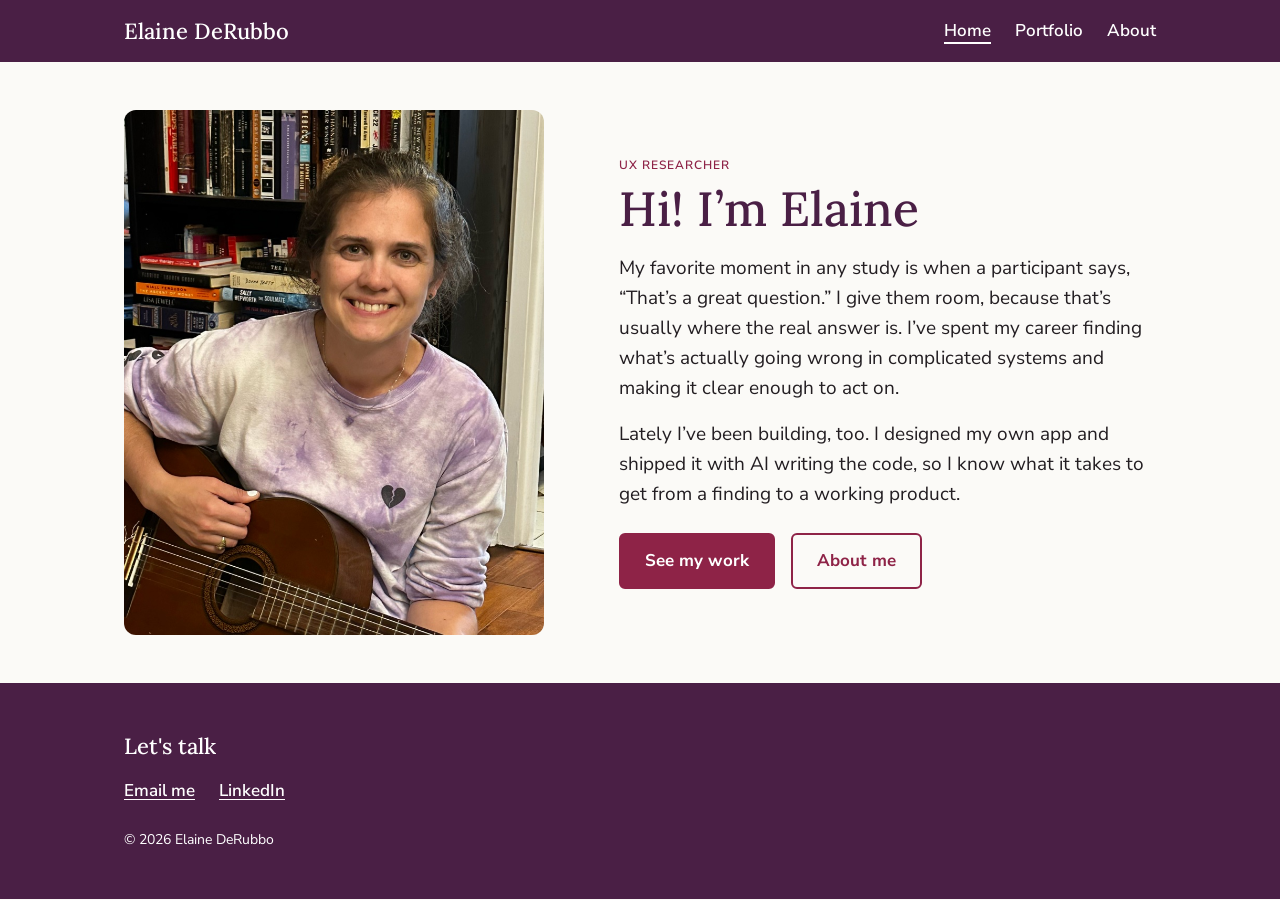
<file: index.html>
<!doctype html>
<html lang="en">
<head>
  <meta charset="utf-8">
  <meta name="viewport" content="width=device-width, initial-scale=1">
  <title>Elaine DeRubbo, UX research and design</title>
  <meta name="description" content="Elaine DeRubbo is a UX researcher in Grand Rapids who makes complex systems clear, with case studies in transit safety, workplace software, and an app she built herself.">
  <meta property="og:type" content="website">
  <meta property="og:site_name" content="Elaine DeRubbo">
  <meta property="og:title" content="Elaine DeRubbo, UX research and design">
  <meta property="og:description" content="Elaine DeRubbo is a UX researcher in Grand Rapids who makes complex systems clear, with case studies in transit safety, workplace software, and an app she built herself.">
  <meta property="og:url" content="https://elainederubbo.github.io/">
  <meta property="og:image" content="https://elainederubbo.github.io/images/og-site.png">
  <meta property="og:image:width" content="1200">
  <meta property="og:image:height" content="627">
  <meta property="og:image:alt" content="Elaine DeRubbo portfolio: Making sense of complex systems.">
  <meta name="twitter:card" content="summary_large_image">
  <link rel="preconnect" href="https://fonts.googleapis.com">
  <link rel="preconnect" href="https://fonts.gstatic.com" crossorigin>
  <link href="https://fonts.googleapis.com/css2?family=Lora:wght@500&family=Nunito+Sans:wght@400;600;700&display=swap" rel="stylesheet">
  <link rel="stylesheet" href="styles.css">
</head>
<body>
  <a class="skip-link" href="#main">Skip to main content</a>

  <!-- ===== Nav (same on every page) ===== -->
  <header class="site-header">
    <div class="container">
      <a class="site-name" href="index.html">Elaine DeRubbo</a>
      <nav class="site-nav" aria-label="Main">
        <ul>
          <li><a href="index.html" aria-current="page">Home</a></li>
          <li><a href="portfolio.html">Portfolio</a></li>
          <li><a href="about.html">About</a></li>
        </ul>
      </nav>
    </div>
  </header>

  <main id="main">
    <div class="container">

      <!-- ===== Intro with photo ===== -->
      <section class="intro" aria-labelledby="intro-heading">
        <!-- To change the photo: upload your own picture to the images folder,
             named elaine-photo.jpg, and it replaces this one. -->
        <img class="intro-photo" src="images/elaine-photo.jpg" width="800" height="1000"
             alt="Elaine smiling, sitting on the floor with a classical guitar in front of a bookshelf">

        <div class="intro-text">
          <span class="eyebrow">UX Researcher</span>
          <h1 id="intro-heading" class="display">Hi! I’m Elaine</h1>
          <p>My favorite moment in any study is when a participant says, “That’s a great question.” I give them room, because that’s usually where the real answer is. I’ve spent my career finding what’s actually going wrong in complicated systems and making it clear enough to act on.</p>
          <p>Lately I’ve been building, too. I designed my own app and shipped it with AI writing the code, so I know what it takes to get from a finding to a working product.</p>
          <div class="button-row">
            <a class="button" href="portfolio.html">See my work</a>
            <a class="button button-secondary" href="about.html">About me</a>
          </div>
        </div>
      </section>

    </div>
  </main>

  <!-- ===== Footer (same on every page) ===== -->
  <footer class="site-footer">
    <div class="container">
      <h2>Let's talk</h2>
      <ul class="footer-links">
        <li><a href="mailto:elaine.derubbo@gmail.com">Email me</a></li>
        <li><a href="https://www.linkedin.com/in/elaine-derubbo/">LinkedIn</a></li>
      </ul>
      <p class="small">&copy; 2026 Elaine DeRubbo</p>
    </div>
  </footer>
</body>
</html>
</file>
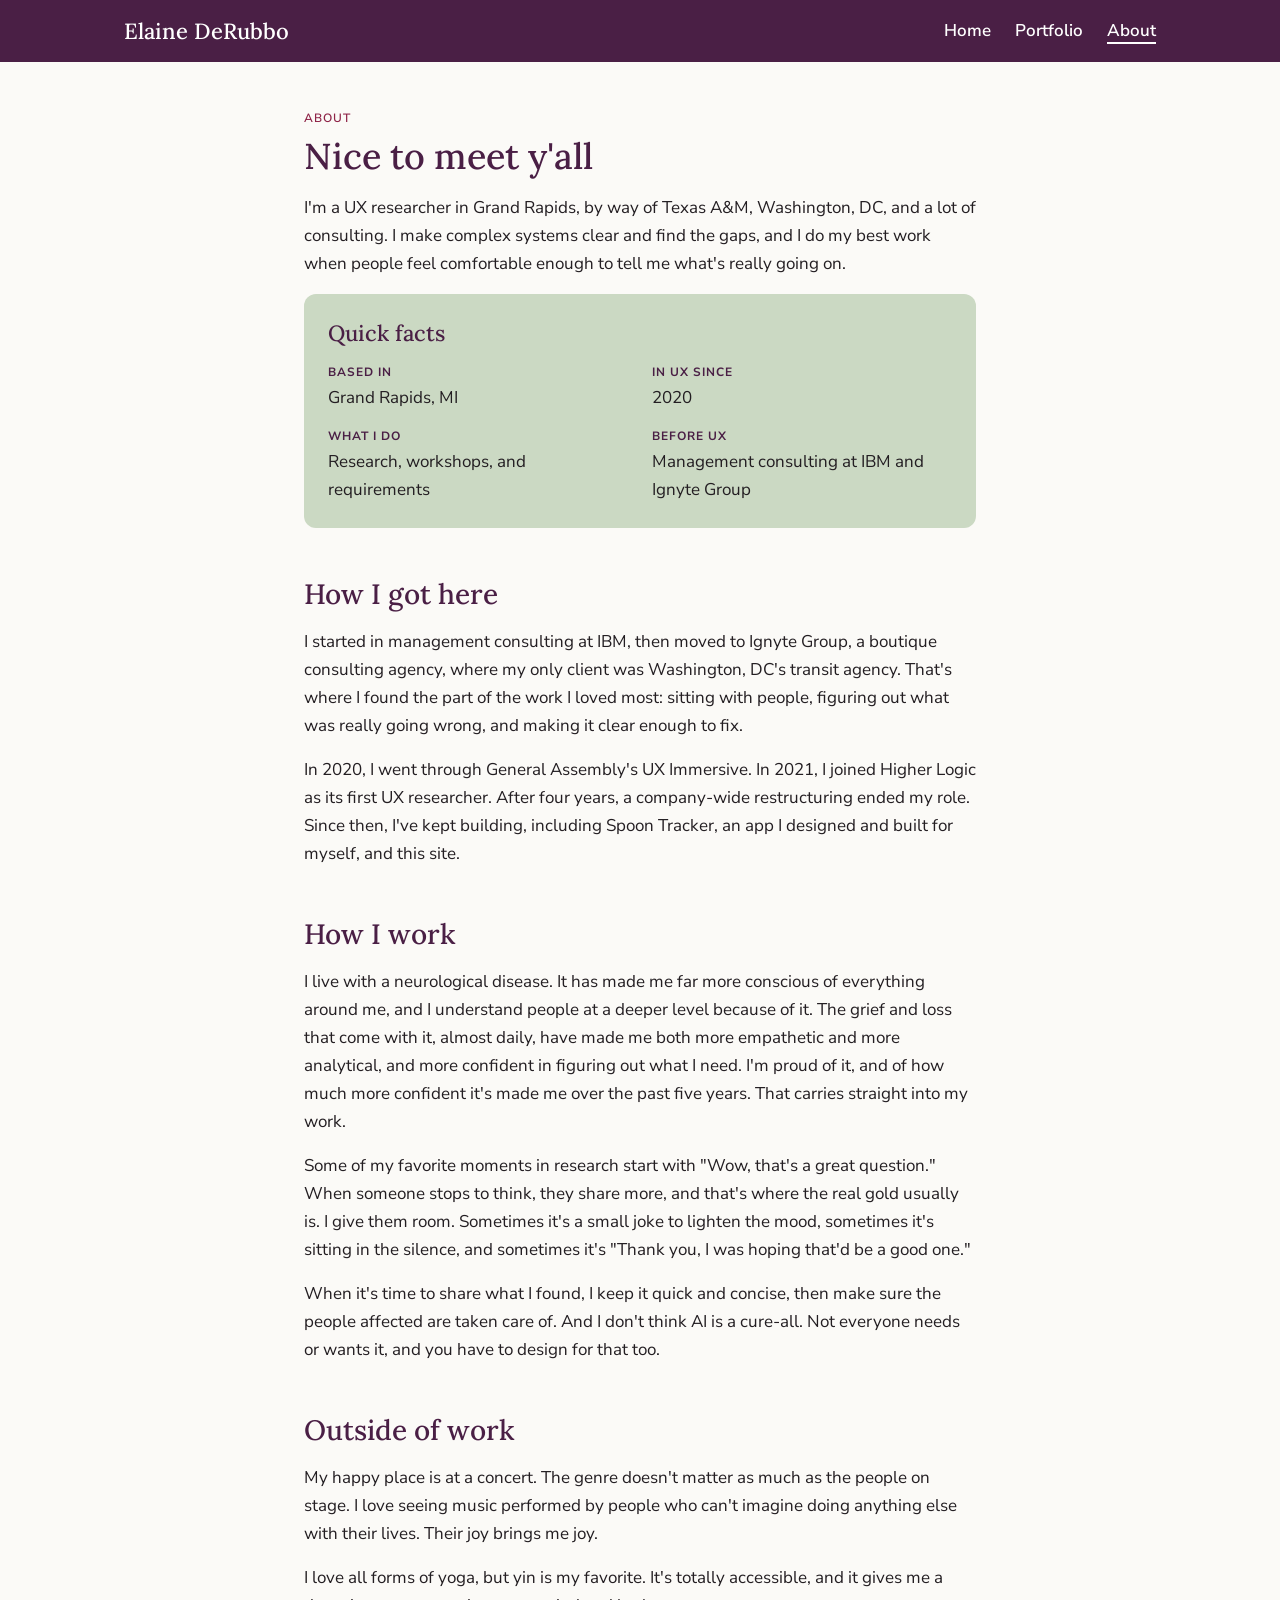
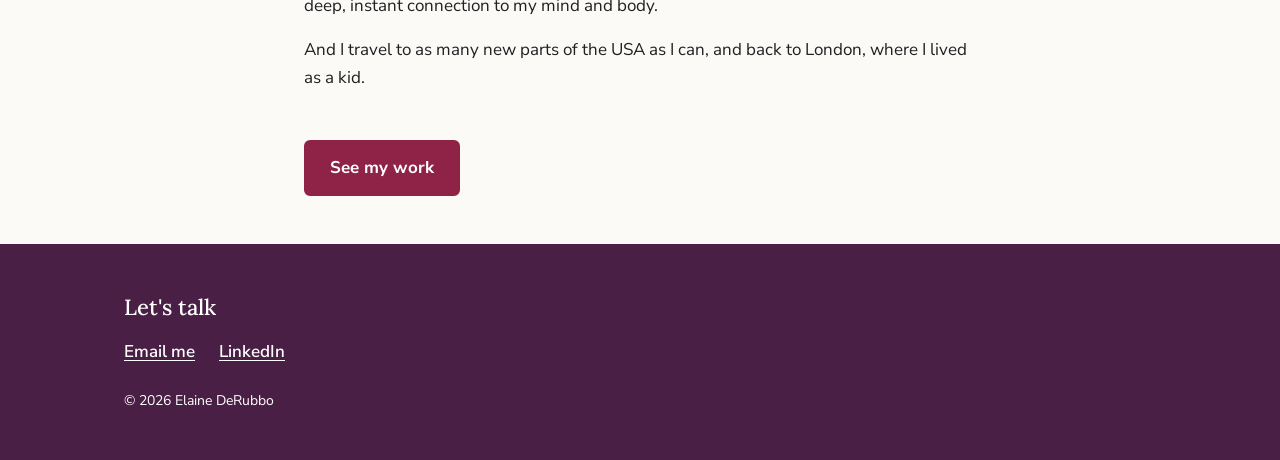
<file: about.html>
<!doctype html>
<html lang="en">
<head>
  <meta charset="utf-8">
  <meta name="viewport" content="width=device-width, initial-scale=1">
  <title>About, Elaine DeRubbo</title>
  <meta name="description" content="Elaine DeRubbo is a UX researcher in Grand Rapids, MI, with a background in management consulting.">
  <meta property="og:type" content="website">
  <meta property="og:site_name" content="Elaine DeRubbo">
  <meta property="og:title" content="About, Elaine DeRubbo">
  <meta property="og:description" content="Elaine DeRubbo is a UX researcher in Grand Rapids, MI, with a background in management consulting.">
  <meta property="og:url" content="https://elainederubbo.github.io/about.html">
  <meta property="og:image" content="https://elainederubbo.github.io/images/og-site.png">
  <meta property="og:image:width" content="1200">
  <meta property="og:image:height" content="627">
  <meta property="og:image:alt" content="Elaine DeRubbo portfolio: Making sense of complex systems.">
  <meta name="twitter:card" content="summary_large_image">
  <link rel="preconnect" href="https://fonts.googleapis.com">
  <link rel="preconnect" href="https://fonts.gstatic.com" crossorigin>
  <link href="https://fonts.googleapis.com/css2?family=Lora:wght@500&family=Nunito+Sans:wght@400;600;700&display=swap" rel="stylesheet">
  <link rel="stylesheet" href="styles.css">
</head>
<body>
  <a class="skip-link" href="#main">Skip to main content</a>

  <!-- ===== Nav (same on every page) ===== -->
  <header class="site-header">
    <div class="container">
      <a class="site-name" href="index.html">Elaine DeRubbo</a>
      <nav class="site-nav" aria-label="Main">
        <ul>
          <li><a href="index.html">Home</a></li>
          <li><a href="portfolio.html">Portfolio</a></li>
          <li><a href="about.html" aria-current="page">About</a></li>
        </ul>
      </nav>
    </div>
  </header>

  <main id="main">
    <div class="container reading">

      <span class="eyebrow">About</span>
      <h1>Nice to meet y'all</h1>
      <p>I'm a UX researcher in Grand Rapids, by way of Texas A&amp;M, Washington, DC, and a lot of consulting. I make complex systems clear and find the gaps, and I do my best work when people feel comfortable enough to tell me what's really going on.</p>

      <!-- Quick facts box: easy for a busy reviewer to skim -->
      <aside class="callout section" aria-labelledby="facts-heading">
        <h2 id="facts-heading" class="h3-size">Quick facts</h2>
        <dl class="summary">
          <div>
            <dt>Based in</dt>
            <dd>Grand Rapids, MI</dd>
          </div>
          <div>
            <dt>In UX since</dt>
            <dd>2020</dd>
          </div>
          <div>
            <dt>What I do</dt>
            <dd>Research, workshops, and requirements</dd>
          </div>
          <div>
            <dt>Before UX</dt>
            <dd>Management consulting at IBM and Ignyte Group</dd>
          </div>
        </dl>
      </aside>

      <section class="section" aria-labelledby="about-1">
        <h2 id="about-1">How I got here</h2>
        <p>I started in management consulting at IBM, then moved to Ignyte Group, a boutique consulting agency, where my only client was Washington, DC's transit agency. That's where I found the part of the work I loved most: sitting with people, figuring out what was really going wrong, and making it clear enough to fix.</p>
        <p>In 2020, I went through General Assembly's UX Immersive. In 2021, I joined Higher Logic as its first UX researcher. After four years, a company-wide restructuring ended my role. Since then, I've kept building, including Spoon Tracker, an app I designed and built for myself, and this site.</p>
      </section>

      <section class="section" aria-labelledby="about-2">
        <h2 id="about-2">How I work</h2>
        <p>I live with a neurological disease. It has made me far more conscious of everything around me, and I understand people at a deeper level because of it. The grief and loss that come with it, almost daily, have made me both more empathetic and more analytical, and more confident in figuring out what I need. I'm proud of it, and of how much more confident it's made me over the past five years. That carries straight into my work.</p>
        <p>Some of my favorite moments in research start with "Wow, that's a great question." When someone stops to think, they share more, and that's where the real gold usually is. I give them room. Sometimes it's a small joke to lighten the mood, sometimes it's sitting in the silence, and sometimes it's "Thank you, I was hoping that'd be a good one."</p>
        <p>When it's time to share what I found, I keep it quick and concise, then make sure the people affected are taken care of. And I don't think AI is a cure-all. Not everyone needs or wants it, and you have to design for that too.</p>
      </section>

      <section class="section" aria-labelledby="about-3">
        <h2 id="about-3">Outside of work</h2>
        <p>My happy place is at a concert. The genre doesn't matter as much as the people on stage. I love seeing music performed by people who can't imagine doing anything else with their lives. Their joy brings me joy.</p>
        <p>I love all forms of yoga, but yin is my favorite. It's totally accessible, and it gives me a deep, instant connection to my mind and body.</p>
        <p>And I travel to as many new parts of the USA as I can, and back to London, where I lived as a kid.</p>
      </section>

      <div class="button-row">
        <a class="button" href="portfolio.html">See my work</a>
      </div>

    </div>
  </main>

  <!-- ===== Footer (same on every page) ===== -->
  <footer class="site-footer">
    <div class="container">
      <h2>Let's talk</h2>
      <ul class="footer-links">
        <li><a href="mailto:elaine.derubbo@gmail.com">Email me</a></li>
        <li><a href="https://www.linkedin.com/in/elaine-derubbo/">LinkedIn</a></li>
      </ul>
      <p class="small">&copy; 2026 Elaine DeRubbo</p>
    </div>
  </footer>
</body>
</html>
</file>
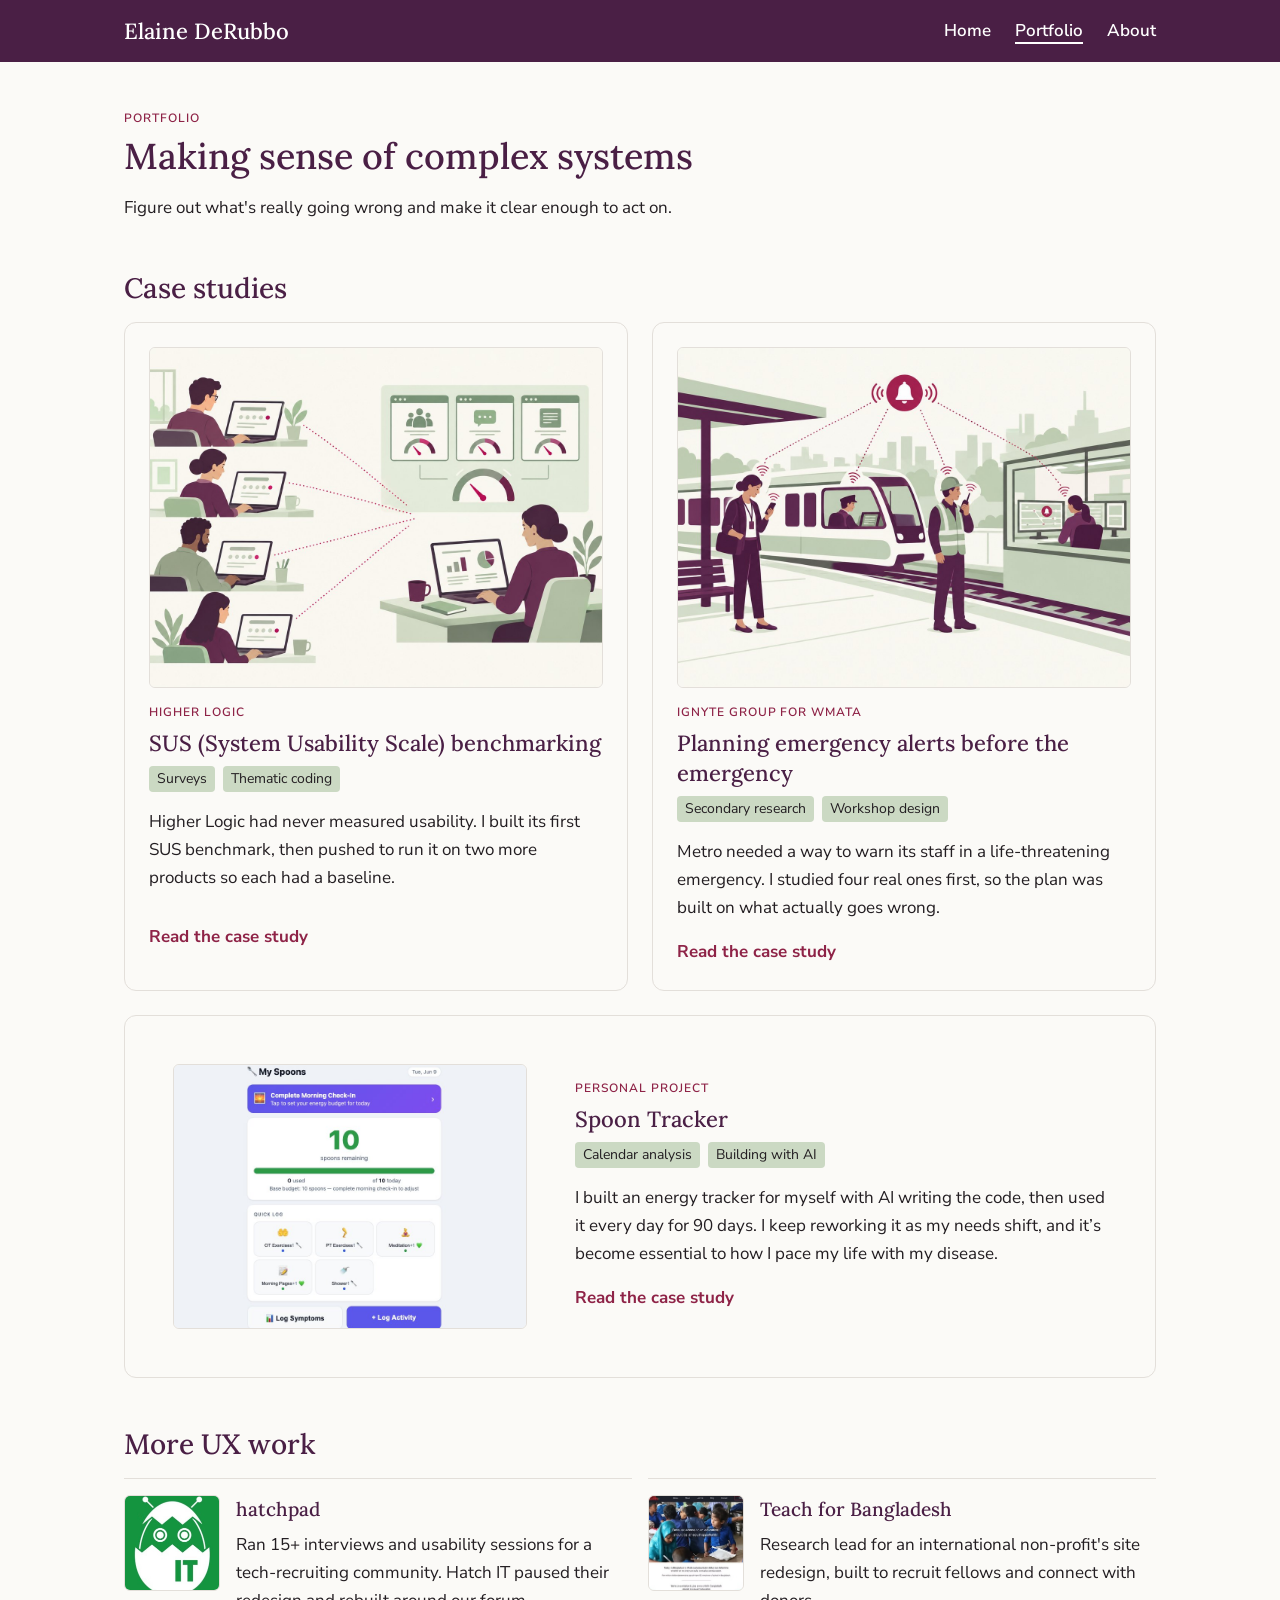
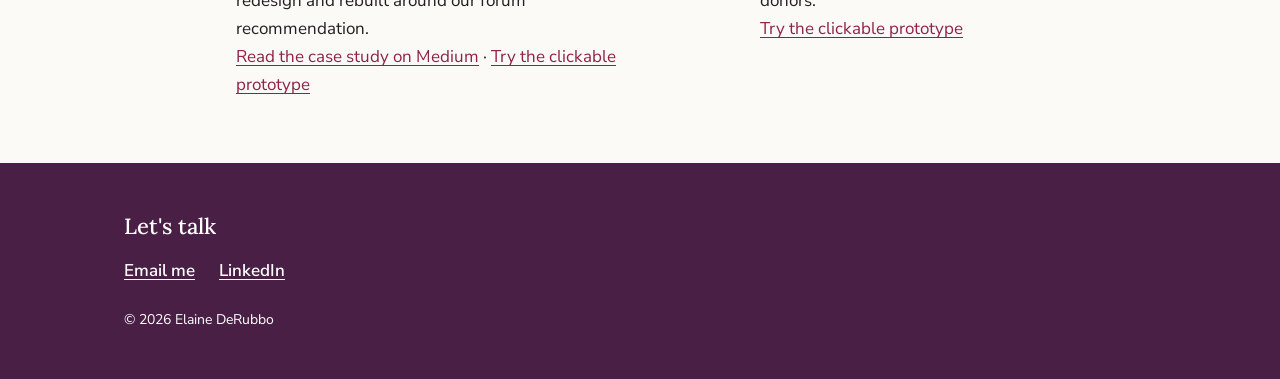
<file: portfolio.html>
<!doctype html>
<html lang="en">
<head>
  <meta charset="utf-8">
  <meta name="viewport" content="width=device-width, initial-scale=1">
  <title>Portfolio, Elaine DeRubbo</title>
  <meta name="description" content="Case studies from Elaine DeRubbo: emergency alerts for Washington, DC Metro, usability benchmarks at Higher Logic, and Spoon Tracker, an app she built herself.">
  <meta property="og:type" content="website">
  <meta property="og:site_name" content="Elaine DeRubbo">
  <meta property="og:title" content="Portfolio, Elaine DeRubbo">
  <meta property="og:description" content="Case studies from Elaine DeRubbo: emergency alerts for Washington, DC Metro, usability benchmarks at Higher Logic, and Spoon Tracker, an app she built herself.">
  <meta property="og:url" content="https://elainederubbo.github.io/portfolio.html">
  <meta property="og:image" content="https://elainederubbo.github.io/images/og-site.png">
  <meta property="og:image:width" content="1200">
  <meta property="og:image:height" content="627">
  <meta property="og:image:alt" content="Elaine DeRubbo portfolio: Making sense of complex systems.">
  <meta name="twitter:card" content="summary_large_image">
  <link rel="preconnect" href="https://fonts.googleapis.com">
  <link rel="preconnect" href="https://fonts.gstatic.com" crossorigin>
  <link href="https://fonts.googleapis.com/css2?family=Lora:wght@500&family=Nunito+Sans:wght@400;600;700&display=swap" rel="stylesheet">
  <link rel="stylesheet" href="styles.css">
</head>
<body>
  <a class="skip-link" href="#main">Skip to main content</a>

  <!-- ===== Nav (same on every page) ===== -->
  <header class="site-header">
    <div class="container">
      <a class="site-name" href="index.html">Elaine DeRubbo</a>
      <nav class="site-nav" aria-label="Main">
        <ul>
          <li><a href="index.html">Home</a></li>
          <li><a href="portfolio.html" aria-current="page">Portfolio</a></li>
          <li><a href="about.html">About</a></li>
        </ul>
      </nav>
    </div>
  </header>

  <main id="main">
    <div class="container">

      <div class="reading section">
        <span class="eyebrow">Portfolio</span>
        <h1>Making sense of complex systems</h1>
        <p>Figure out what's really going wrong and make it clear enough to act on.</p>
      </div>

      <!-- ===== Case study cards ===== -->
      <section class="section" aria-labelledby="case-studies-heading">
        <h2 id="case-studies-heading">Case studies</h2>
        <ul class="card-grid">

          <!-- Card 1: SUS (has a page) -->
          <li class="card">
            <img class="card-img" src="images/portfolio/sus-benchmarking.jpg" width="1200" height="900" alt="Illustration of four people answering a short survey on their laptops, with results flowing to a researcher who reviews usability score gauges for three products">
            <span class="eyebrow">Higher Logic</span>
            <h3><a class="card-link" href="case-studies/sus-benchmarking.html">SUS (System Usability Scale) benchmarking</a></h3>
            <ul class="tags" aria-label="Methods">
              <li>Surveys</li>
              <li>Thematic coding</li>
            </ul>
            <p>Higher Logic had never measured usability. I built its first SUS benchmark, then pushed to run it on two more products so each had a baseline.</p>
            <p class="card-cta" aria-hidden="true">Read the case study</p>
          </li>

          <!-- Card 2: Internal Alerts (has a page) -->
          <li class="card">
            <img class="card-img" src="images/portfolio/internal-alerts.jpg" width="1200" height="900" alt="Illustration of transit staff on a platform, in a train cab, and in a control room all receiving the same alert at once">
            <span class="eyebrow">Ignyte Group for WMATA</span>
            <h3><a class="card-link" href="case-studies/internal-alerts.html">Planning emergency alerts before the emergency</a></h3>
            <ul class="tags" aria-label="Methods">
              <li>Secondary research</li>
              <li>Workshop design</li>
            </ul>
            <p>Metro needed a way to warn its staff in a life-threatening emergency. I studied four real ones first, so the plan was built on what actually goes wrong.</p>
            <p class="card-cta" aria-hidden="true">Read the case study</p>
          </li>

        </ul>

        <!-- Card 3: Spoon Tracker, its own wide card -->
        <article class="card card-wide card-wide-img">
          <img class="card-img" src="images/portfolio/spoon-tracker.jpg" width="850" height="660" alt="Spoon Tracker home screen showing 10 spoons remaining and quick-log buttons for daily activities">
          <div class="card-body">
          <span class="eyebrow">Personal project</span>
          <h3><a class="card-link" href="https://elainederubbo.github.io/spoon-tracker/case-study.html">Spoon Tracker</a></h3>
          <ul class="tags" aria-label="Methods">
            <li>Calendar analysis</li>
            <li>Building with AI</li>
          </ul>
          <p>I built an energy tracker for myself with AI writing the code, then used it every day for 90 days. I keep reworking it as my needs shift, and it’s become essential to how I pace my life with my disease.</p>
          <p class="card-cta" aria-hidden="true">Read the case study</p>
          </div>
        </article>
      </section>

      <!-- ===== More UX work strip ===== -->
      <section aria-labelledby="more-work-heading">
        <h2 id="more-work-heading">More UX work</h2>
        <ul class="more-work">
          <li>
            <img class="more-img" src="images/portfolio/hatchpad.jpg" width="472" height="374" alt="Hatch IT logo, a cracked egg with antennae">
            <h3>hatchpad</h3>
            <p>Ran 15+ interviews and usability sessions for a tech-recruiting community. Hatch IT paused their redesign and rebuilt around our forum recommendation.</p>
            <p><a href="https://uxdesign.cc/how-to-attract-tech-talent-while-building-a-start-up-community-a-ux-case-study-bf53c15f5ed6">Read the case study on Medium</a> · <a href="https://wdhx3n.axshare.com/#id=nnazkv&amp;p=home&amp;view=default">Try the clickable prototype</a></p>
          </li>
          <li>
            <img class="more-img" src="images/portfolio/teach-for-bangladesh.jpg" width="528" height="418" alt="Teach for Bangladesh homepage screen with students working in a classroom">
            <h3>Teach for Bangladesh</h3>
            <p>Research lead for an international non-profit's site redesign, built to recruit fellows and connect with donors.</p>
            <p><a href="https://xd.adobe.com/view/90f4c6d0-a713-4990-a62d-ffe77c7db7cd-c5a7/?fullscreen&amp;hints=off">Try the clickable prototype</a></p>
          </li>
        </ul>
      </section>

    </div>
  </main>

  <!-- ===== Footer (same on every page) ===== -->
  <footer class="site-footer">
    <div class="container">
      <h2>Let's talk</h2>
      <ul class="footer-links">
        <li><a href="mailto:elaine.derubbo@gmail.com">Email me</a></li>
        <li><a href="https://www.linkedin.com/in/elaine-derubbo/">LinkedIn</a></li>
      </ul>
      <p class="small">&copy; 2026 Elaine DeRubbo</p>
    </div>
  </footer>
</body>
</html>
</file>
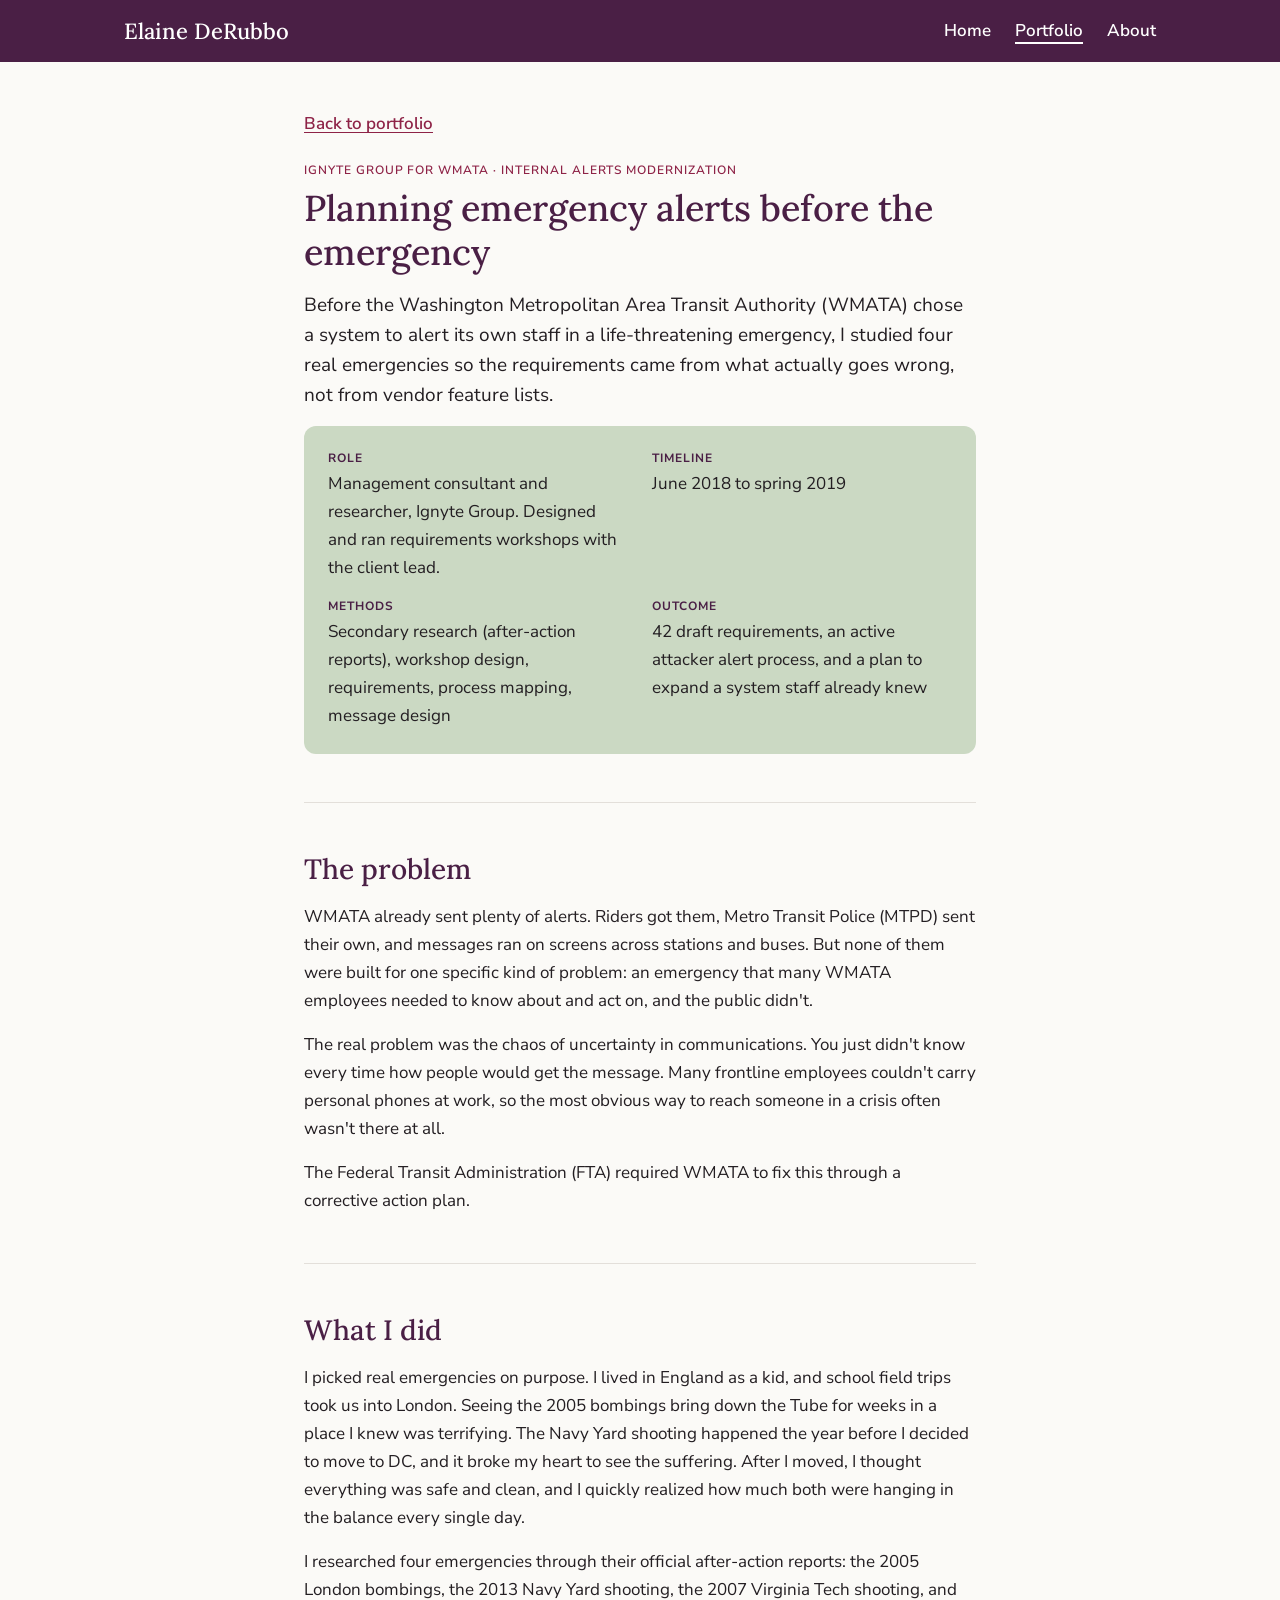
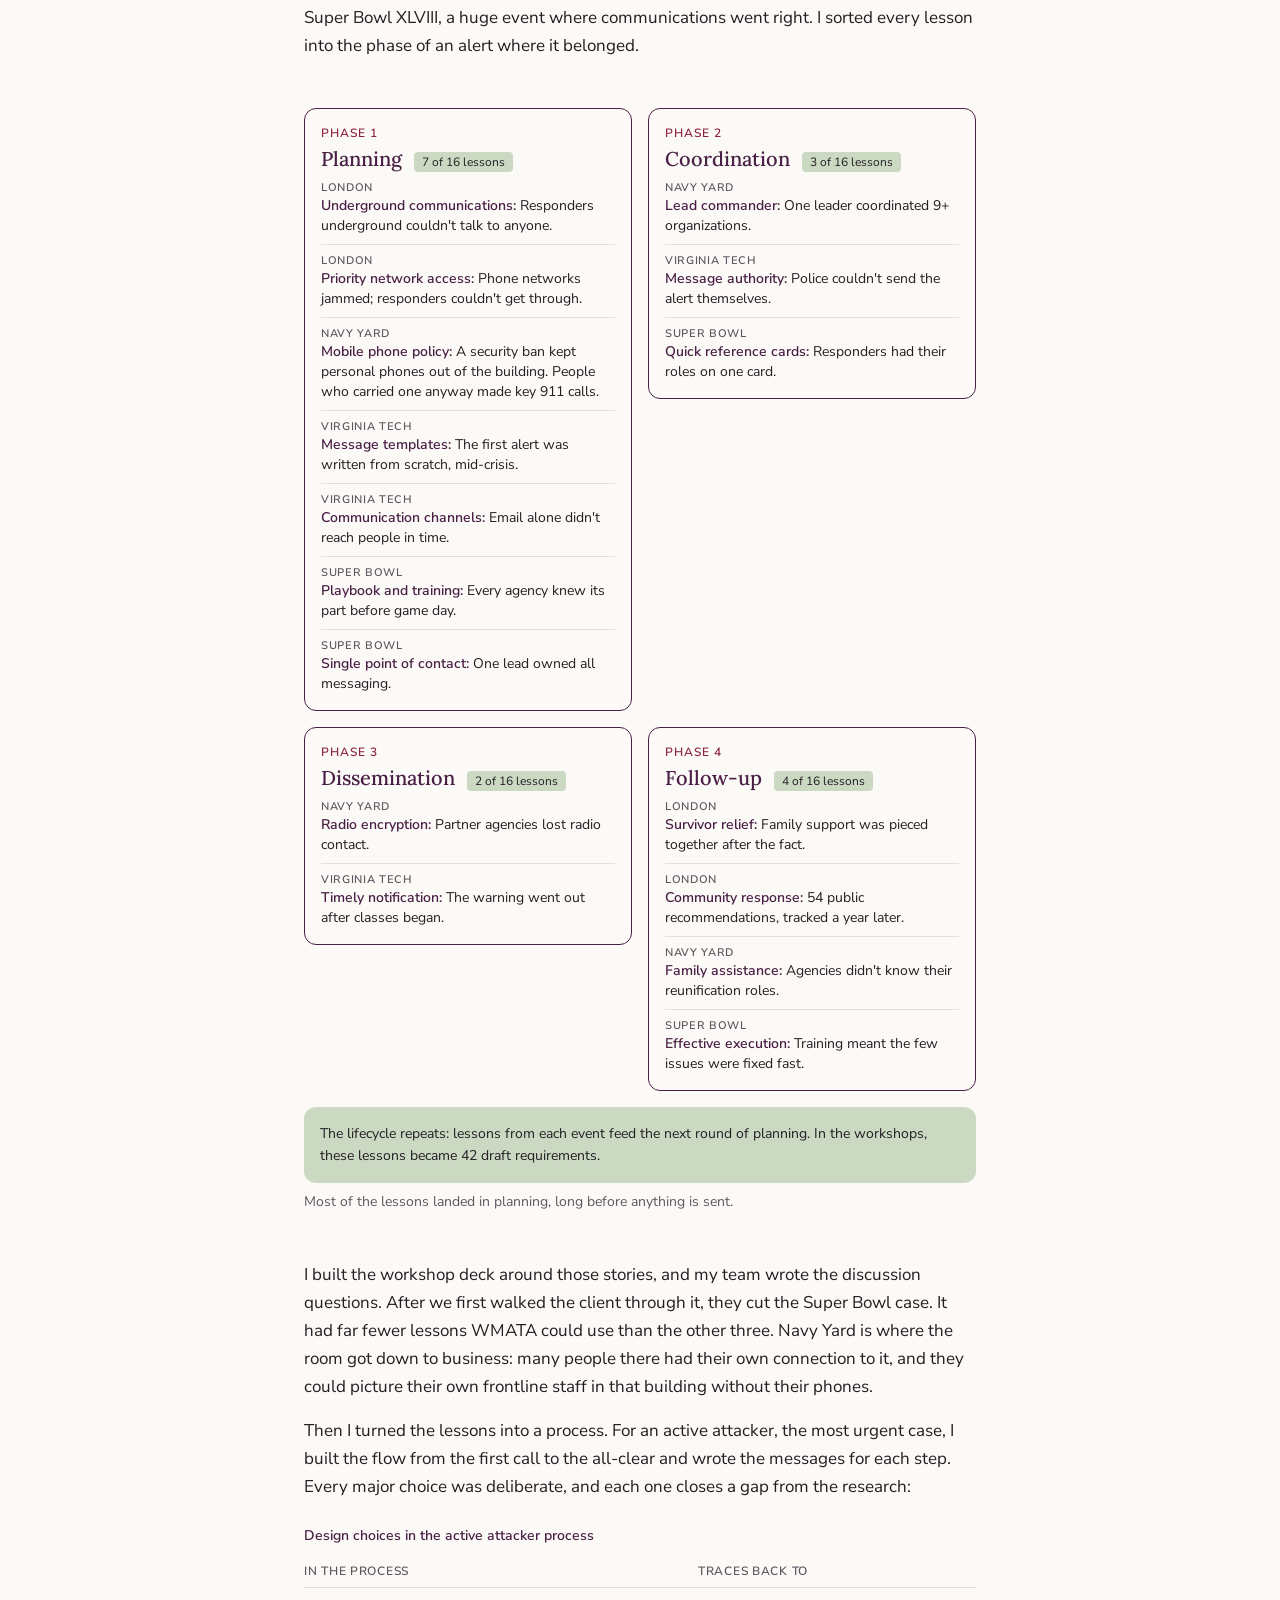
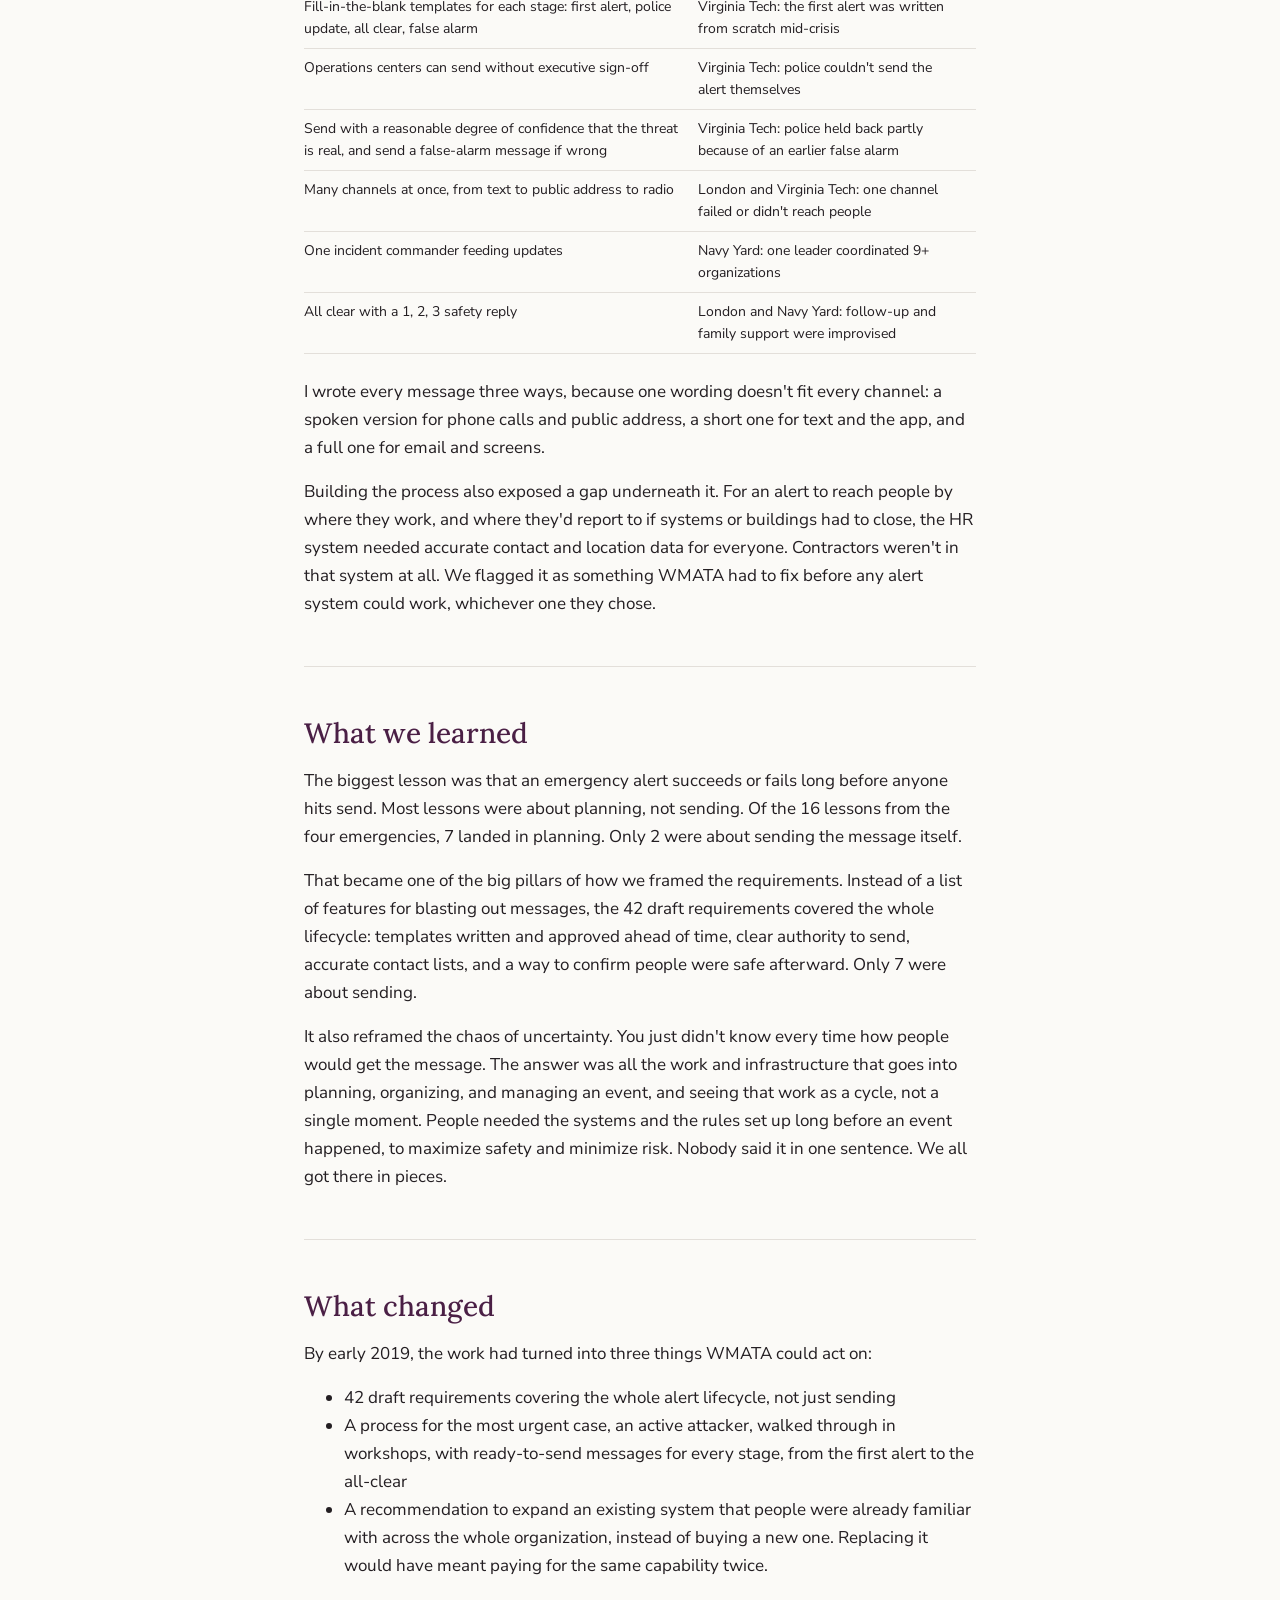
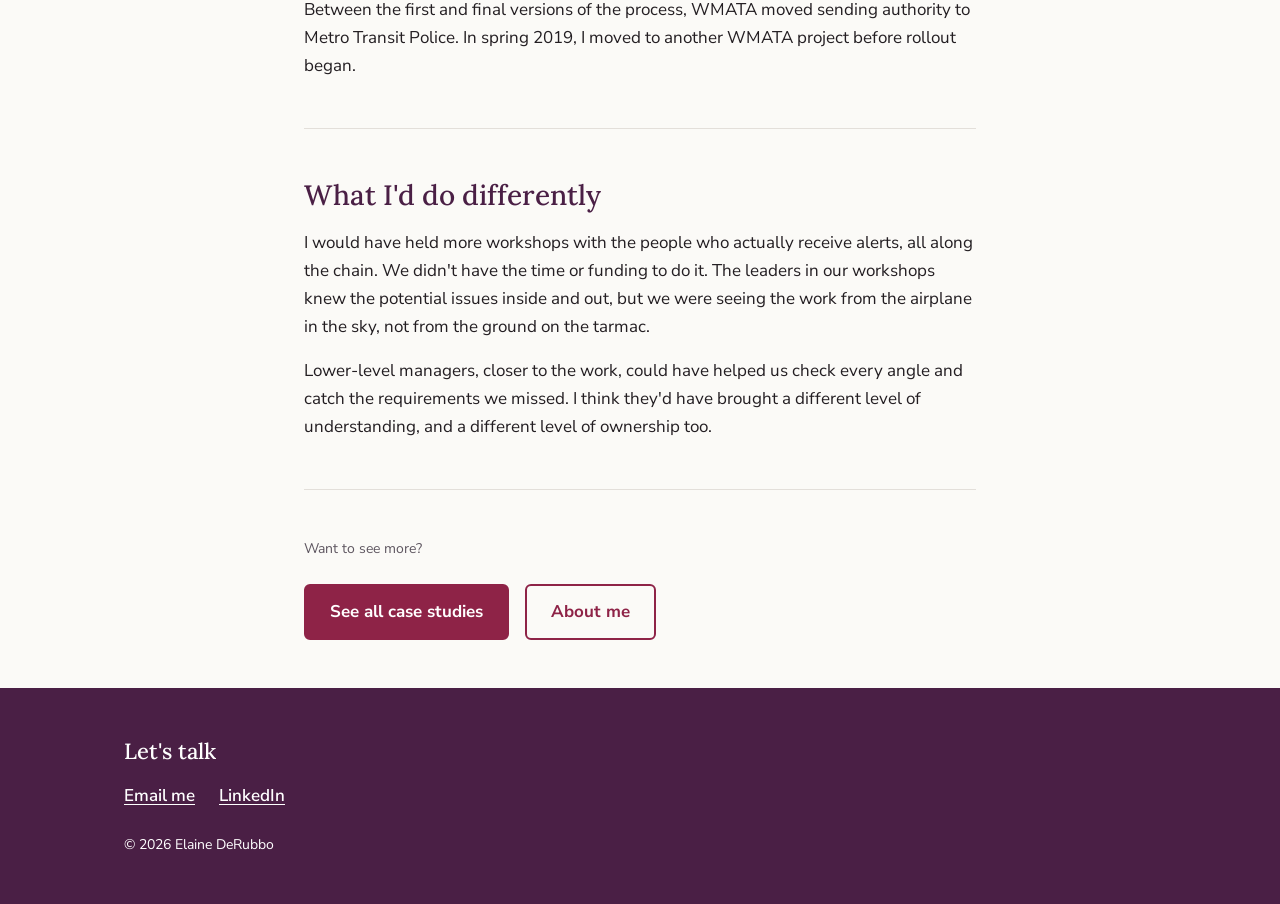
<file: case-studies/internal-alerts.html>
<!doctype html>
<html lang="en">
<head>
  <meta charset="utf-8">
  <meta name="viewport" content="width=device-width, initial-scale=1">
  <title>Planning emergency alerts before the emergency, Elaine DeRubbo</title>
  <meta name="description" content="How Elaine DeRubbo turned four real emergencies into the requirements and process for Washington, DC Metro’s staff safety emergency alerts.">
  <meta property="og:type" content="article">
  <meta property="og:site_name" content="Elaine DeRubbo">
  <meta property="og:title" content="Planning emergency alerts before the emergency">
  <meta property="og:description" content="How Elaine DeRubbo turned four real emergencies into the requirements and process for Washington, DC Metro’s staff safety emergency alerts.">
  <meta property="og:url" content="https://elainederubbo.github.io/case-studies/internal-alerts.html">
  <meta property="og:image" content="https://elainederubbo.github.io/images/og-internal-alerts.png">
  <meta property="og:image:width" content="1200">
  <meta property="og:image:height" content="627">
  <meta property="og:image:alt" content="Case study card: Planning emergency alerts before the emergency, Ignyte Group for WMATA.">
  <meta name="twitter:card" content="summary_large_image">
  <link rel="preconnect" href="https://fonts.googleapis.com">
  <link rel="preconnect" href="https://fonts.gstatic.com" crossorigin>
  <link href="https://fonts.googleapis.com/css2?family=Lora:wght@500&family=Nunito+Sans:wght@400;600;700&display=swap" rel="stylesheet">
  <!-- Case studies live one folder down, so links start with ../ -->
  <link rel="stylesheet" href="../styles.css">
</head>
<body>
  <a class="skip-link" href="#main">Skip to main content</a>

  <!-- ===== Nav (same on every page) ===== -->
  <header class="site-header">
    <div class="container">
      <a class="site-name" href="../index.html">Elaine DeRubbo</a>
      <nav class="site-nav" aria-label="Main">
        <ul>
          <li><a href="../index.html">Home</a></li>
          <li><a href="../portfolio.html" aria-current="page">Portfolio</a></li>
          <li><a href="../about.html">About</a></li>
        </ul>
      </nav>
    </div>
  </header>

  <main id="main">
    <div class="container reading">

      <a class="back-link" href="../portfolio.html">Back to portfolio</a>

      <!-- ===== Title and summary box ===== -->
      <header class="case-header">
        <span class="eyebrow">Ignyte Group for WMATA · Internal Alerts Modernization</span>
        <h1>Planning emergency alerts before the emergency</h1>
        <p class="case-subtitle">Before the Washington Metropolitan Area Transit Authority (WMATA) chose a system to alert its own staff in a life-threatening emergency, I studied four real emergencies so the requirements came from what actually goes wrong, not from vendor feature lists.</p>

        <section class="callout" aria-label="Project summary">
          <dl class="summary">
            <div>
              <dt>Role</dt>
              <dd>Management consultant and researcher, Ignyte Group. Designed and ran requirements workshops with the client lead.</dd>
            </div>
            <div>
              <dt>Timeline</dt>
              <dd>June 2018 to spring 2019</dd>
            </div>
            <div>
              <dt>Methods</dt>
              <dd>Secondary research (after-action reports), workshop design, requirements, process mapping, message design</dd>
            </div>
            <div>
              <dt>Outcome</dt>
              <dd>42 draft requirements, an active attacker alert process, and a plan to expand a system staff already knew</dd>
            </div>
          </dl>
        </section>
      </header>

      <!-- ===== Sections. Copy a whole <section> block to add another. ===== -->
      <section class="case-section" aria-labelledby="s1">
        <h2 id="s1">The problem</h2>
        <p>WMATA already sent plenty of alerts. Riders got them, Metro Transit Police (MTPD) sent their own, and messages ran on screens across stations and buses. But none of them were built for one specific kind of problem: an emergency that many WMATA employees needed to know about and act on, and the public didn't.</p>
        <p>The real problem was the chaos of uncertainty in communications. You just didn't know every time how people would get the message. Many frontline employees couldn't carry personal phones at work, so the most obvious way to reach someone in a crisis often wasn't there at all.</p>
        <p>The Federal Transit Administration (FTA) required WMATA to fix this through a corrective action plan.</p>
      </section>

      <section class="case-section" aria-labelledby="s2">
        <h2 id="s2">What I did</h2>
        <p>I picked real emergencies on purpose. I lived in England as a kid, and school field trips took us into London. Seeing the 2005 bombings bring down the Tube for weeks in a place I knew was terrifying. The Navy Yard shooting happened the year before I decided to move to DC, and it broke my heart to see the suffering. After I moved, I thought everything was safe and clean, and I quickly realized how much both were hanging in the balance every single day.</p>
        <p>I researched four emergencies through their official after-action reports: the 2005 London bombings, the 2013 Navy Yard shooting, the 2007 Virginia Tech shooting, and Super Bowl XLVIII, a huge event where communications went right. I sorted every lesson into the phase of an alert where it belonged.</p>

        <!-- ===== Lifecycle map (replaces the <figure> with the placeholder image) ===== -->
<figure class="lifecycle" aria-labelledby="lifecycle-caption">
  <ol class="lifecycle-phases">
    <li class="phase">
      <p class="phase-step">Phase 1</p>
      <h3>Planning</h3>
      <p class="phase-count">7 of 16 lessons</p>
      <ul class="lessons">
        <li><span class="case">London</span> <span class="lesson-name">Underground communications</span> <span class="lesson-why">Responders underground couldn't talk to anyone.</span></li>
        <li><span class="case">London</span> <span class="lesson-name">Priority network access</span> <span class="lesson-why">Phone networks jammed; responders couldn't get through.</span></li>
        <li><span class="case">Navy Yard</span> <span class="lesson-name">Mobile phone policy</span> <span class="lesson-why">A security ban kept personal phones out of the building. People who carried one anyway made key 911 calls.</span></li>
        <li><span class="case">Virginia Tech</span> <span class="lesson-name">Message templates</span> <span class="lesson-why">The first alert was written from scratch, mid-crisis.</span></li>
        <li><span class="case">Virginia Tech</span> <span class="lesson-name">Communication channels</span> <span class="lesson-why">Email alone didn't reach people in time.</span></li>
        <li><span class="case">Super Bowl</span> <span class="lesson-name">Playbook and training</span> <span class="lesson-why">Every agency knew its part before game day.</span></li>
        <li><span class="case">Super Bowl</span> <span class="lesson-name">Single point of contact</span> <span class="lesson-why">One lead owned all messaging.</span></li>
      </ul>
    </li>
    <li class="phase">
      <p class="phase-step">Phase 2</p>
      <h3>Coordination</h3>
      <p class="phase-count">3 of 16 lessons</p>
      <ul class="lessons">
        <li><span class="case">Navy Yard</span> <span class="lesson-name">Lead commander</span> <span class="lesson-why">One leader coordinated 9+ organizations.</span></li>
        <li><span class="case">Virginia Tech</span> <span class="lesson-name">Message authority</span> <span class="lesson-why">Police couldn't send the alert themselves.</span></li>
        <li><span class="case">Super Bowl</span> <span class="lesson-name">Quick reference cards</span> <span class="lesson-why">Responders had their roles on one card.</span></li>
      </ul>
    </li>
    <li class="phase">
      <p class="phase-step">Phase 3</p>
      <h3>Dissemination</h3>
      <p class="phase-count">2 of 16 lessons</p>
      <ul class="lessons">
        <li><span class="case">Navy Yard</span> <span class="lesson-name">Radio encryption</span> <span class="lesson-why">Partner agencies lost radio contact.</span></li>
        <li><span class="case">Virginia Tech</span> <span class="lesson-name">Timely notification</span> <span class="lesson-why">The warning went out after classes began.</span></li>
      </ul>
    </li>
    <li class="phase">
      <p class="phase-step">Phase 4</p>
      <h3>Follow-up</h3>
      <p class="phase-count">4 of 16 lessons</p>
      <ul class="lessons">
        <li><span class="case">London</span> <span class="lesson-name">Survivor relief</span> <span class="lesson-why">Family support was pieced together after the fact.</span></li>
        <li><span class="case">London</span> <span class="lesson-name">Community response</span> <span class="lesson-why">54 public recommendations, tracked a year later.</span></li>
        <li><span class="case">Navy Yard</span> <span class="lesson-name">Family assistance</span> <span class="lesson-why">Agencies didn't know their reunification roles.</span></li>
        <li><span class="case">Super Bowl</span> <span class="lesson-name">Effective execution</span> <span class="lesson-why">Training meant the few issues were fixed fast.</span></li>
      </ul>
    </li>
  </ol>
  <p class="lifecycle-loop">The lifecycle repeats: lessons from each event feed the next round of planning. In the workshops, these lessons became 42 draft requirements.</p>
  <figcaption id="lifecycle-caption">Most of the lessons landed in planning, long before anything is sent.</figcaption>
</figure>

        <p>I built the workshop deck around those stories, and my team wrote the discussion questions. After we first walked the client through it, they cut the Super Bowl case. It had far fewer lessons WMATA could use than the other three. Navy Yard is where the room got down to business: many people there had their own connection to it, and they could picture their own frontline staff in that building without their phones.</p>
        <p>Then I turned the lessons into a process. For an active attacker, the most urgent case, I built the flow from the first call to the all-clear and wrote the messages for each step. Every major choice was deliberate, and each one closes a gap from the research:</p>

        <table class="flow-table">
          <caption>Design choices in the active attacker process</caption>
          <thead>
            <tr><th scope="col">In the process</th><th scope="col">Traces back to</th></tr>
          </thead>
          <tbody>
            <tr><td>Fill-in-the-blank templates for each stage: first alert, police update, all clear, false alarm</td><td>Virginia Tech: the first alert was written from scratch mid-crisis</td></tr>
            <tr><td>Operations centers can send without executive sign-off</td><td>Virginia Tech: police couldn't send the alert themselves</td></tr>
            <tr><td>Send with a reasonable degree of confidence that the threat is real, and send a false-alarm message if wrong</td><td>Virginia Tech: police held back partly because of an earlier false alarm</td></tr>
            <tr><td>Many channels at once, from text to public address to radio</td><td>London and Virginia Tech: one channel failed or didn't reach people</td></tr>
            <tr><td>One incident commander feeding updates</td><td>Navy Yard: one leader coordinated 9+ organizations</td></tr>
            <tr><td>All clear with a 1, 2, 3 safety reply</td><td>London and Navy Yard: follow-up and family support were improvised</td></tr>
          </tbody>
        </table>

        <p>I wrote every message three ways, because one wording doesn't fit every channel: a spoken version for phone calls and public address, a short one for text and the app, and a full one for email and screens.</p>
        <p>Building the process also exposed a gap underneath it. For an alert to reach people by where they work, and where they'd report to if systems or buildings had to close, the HR system needed accurate contact and location data for everyone. Contractors weren't in that system at all. We flagged it as something WMATA had to fix before any alert system could work, whichever one they chose.</p>
      </section>

      <section class="case-section" aria-labelledby="s3">
        <h2 id="s3">What we learned</h2>
        <p>The biggest lesson was that an emergency alert succeeds or fails long before anyone hits send. Most lessons were about planning, not sending. Of the 16 lessons from the four emergencies, 7 landed in planning. Only 2 were about sending the message itself.</p>
        <p>That became one of the big pillars of how we framed the requirements. Instead of a list of features for blasting out messages, the 42 draft requirements covered the whole lifecycle: templates written and approved ahead of time, clear authority to send, accurate contact lists, and a way to confirm people were safe afterward. Only 7 were about sending.</p>
        <p>It also reframed the chaos of uncertainty. You just didn't know every time how people would get the message. The answer was all the work and infrastructure that goes into planning, organizing, and managing an event, and seeing that work as a cycle, not a single moment. People needed the systems and the rules set up long before an event happened, to maximize safety and minimize risk. Nobody said it in one sentence. We all got there in pieces.</p>
      </section>

      <section class="case-section" aria-labelledby="s4">
        <h2 id="s4">What changed</h2>
        <p>By early 2019, the work had turned into three things WMATA could act on:</p>
        <ul>
          <li>42 draft requirements covering the whole alert lifecycle, not just sending</li>
          <li>A process for the most urgent case, an active attacker, walked through in workshops, with ready-to-send messages for every stage, from the first alert to the all-clear</li>
          <li>A recommendation to expand an existing system that people were already familiar with across the whole organization, instead of buying a new one. Replacing it would have meant paying for the same capability twice.</li>
        </ul>
        <p>Between the first and final versions of the process, WMATA moved sending authority to Metro Transit Police. In spring 2019, I moved to another WMATA project before rollout began.</p>
      </section>

      <section class="case-section" aria-labelledby="s5">
        <h2 id="s5">What I'd do differently</h2>
        <p>I would have held more workshops with the people who actually receive alerts, all along the chain. We didn't have the time or funding to do it. The leaders in our workshops knew the potential issues inside and out, but we were seeing the work from the airplane in the sky, not from the ground on the tarmac.</p>
        <p>Lower-level managers, closer to the work, could have helped us check every angle and catch the requirements we missed. I think they'd have brought a different level of understanding, and a different level of ownership too.</p>
      </section>

      <!-- ===== Next click ===== -->
      <nav class="next-step" aria-label="More work">
        <p class="muted small">Want to see more?</p>
        <div class="button-row">
          <a class="button" href="../portfolio.html">See all case studies</a>
          <a class="button button-secondary" href="../about.html">About me</a>
        </div>
      </nav>

    </div>
  </main>

  <!-- ===== Footer (same on every page) ===== -->
  <footer class="site-footer">
    <div class="container">
      <h2>Let's talk</h2>
      <ul class="footer-links">
        <li><a href="mailto:elaine.derubbo@gmail.com">Email me</a></li>
        <li><a href="https://www.linkedin.com/in/elaine-derubbo/">LinkedIn</a></li>
      </ul>
      <p class="small">&copy; 2026 Elaine DeRubbo</p>
    </div>
  </footer>
</body>
</html>
</file>
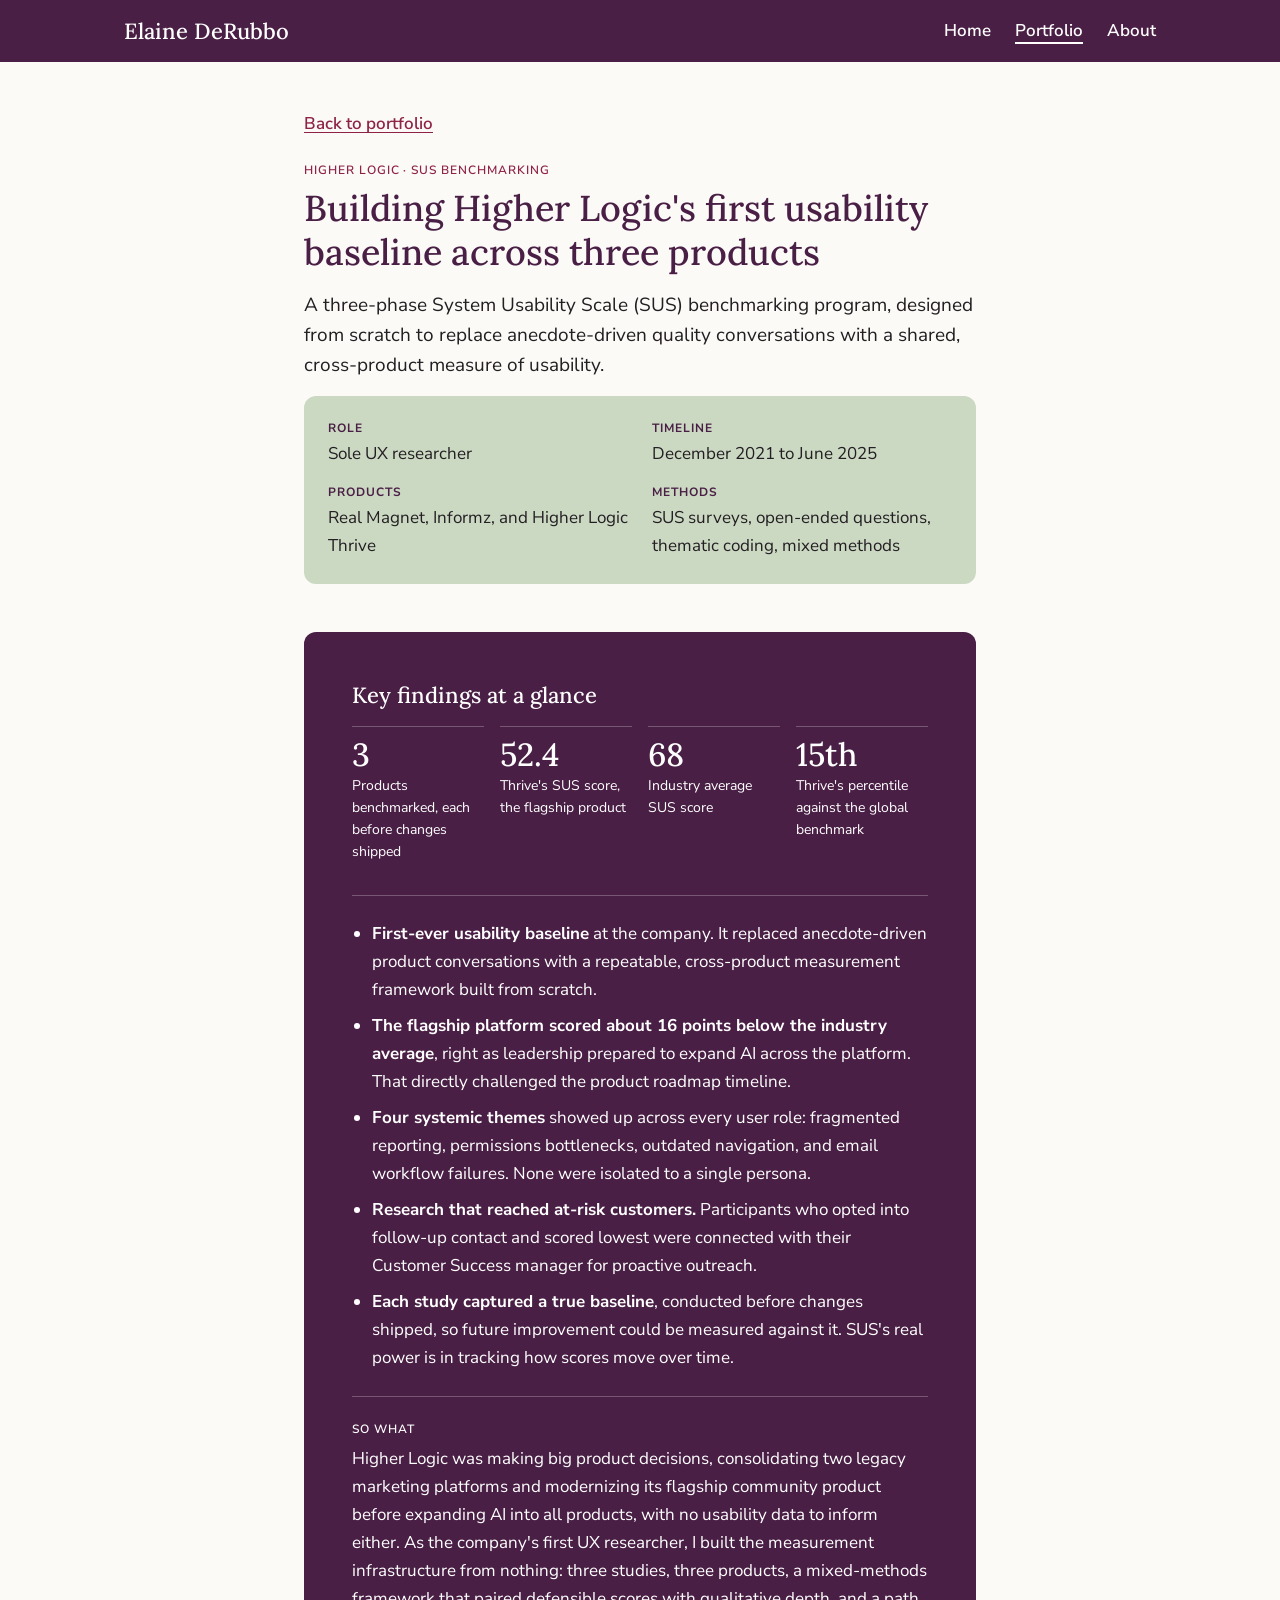
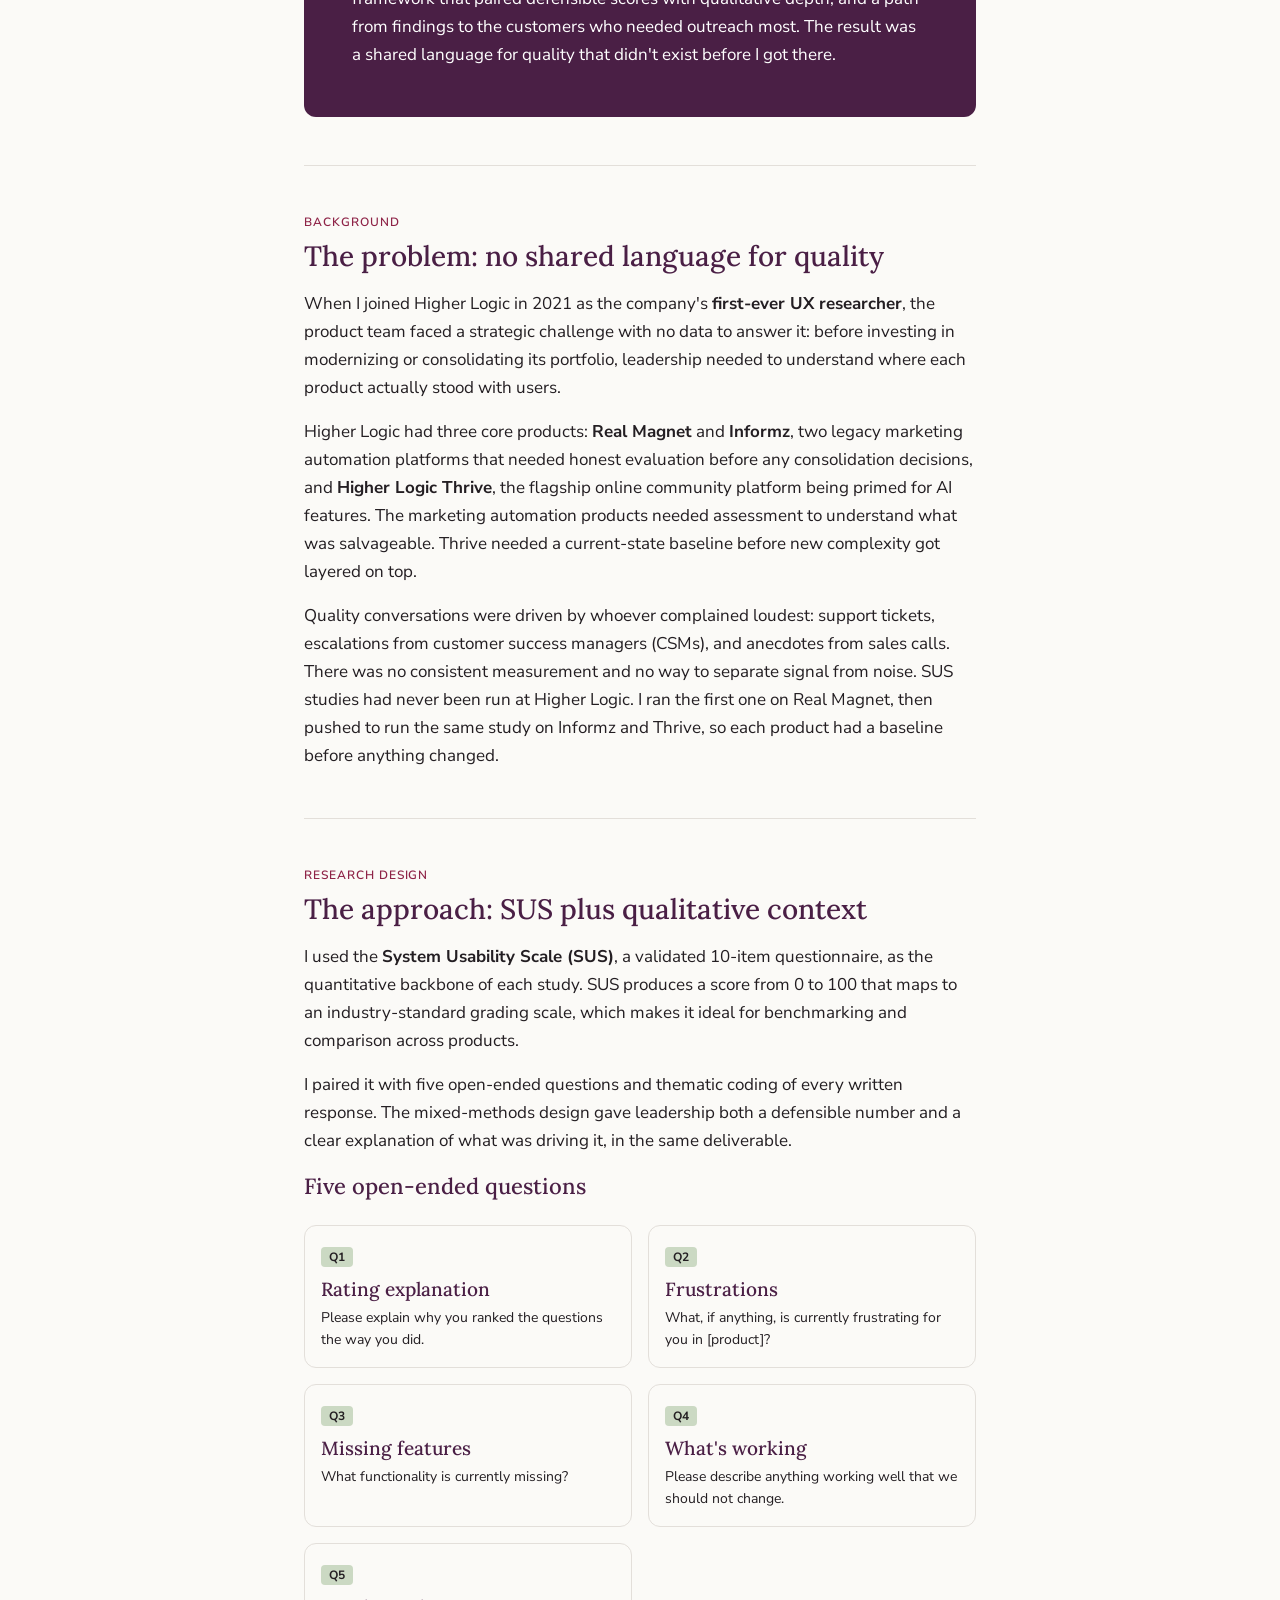
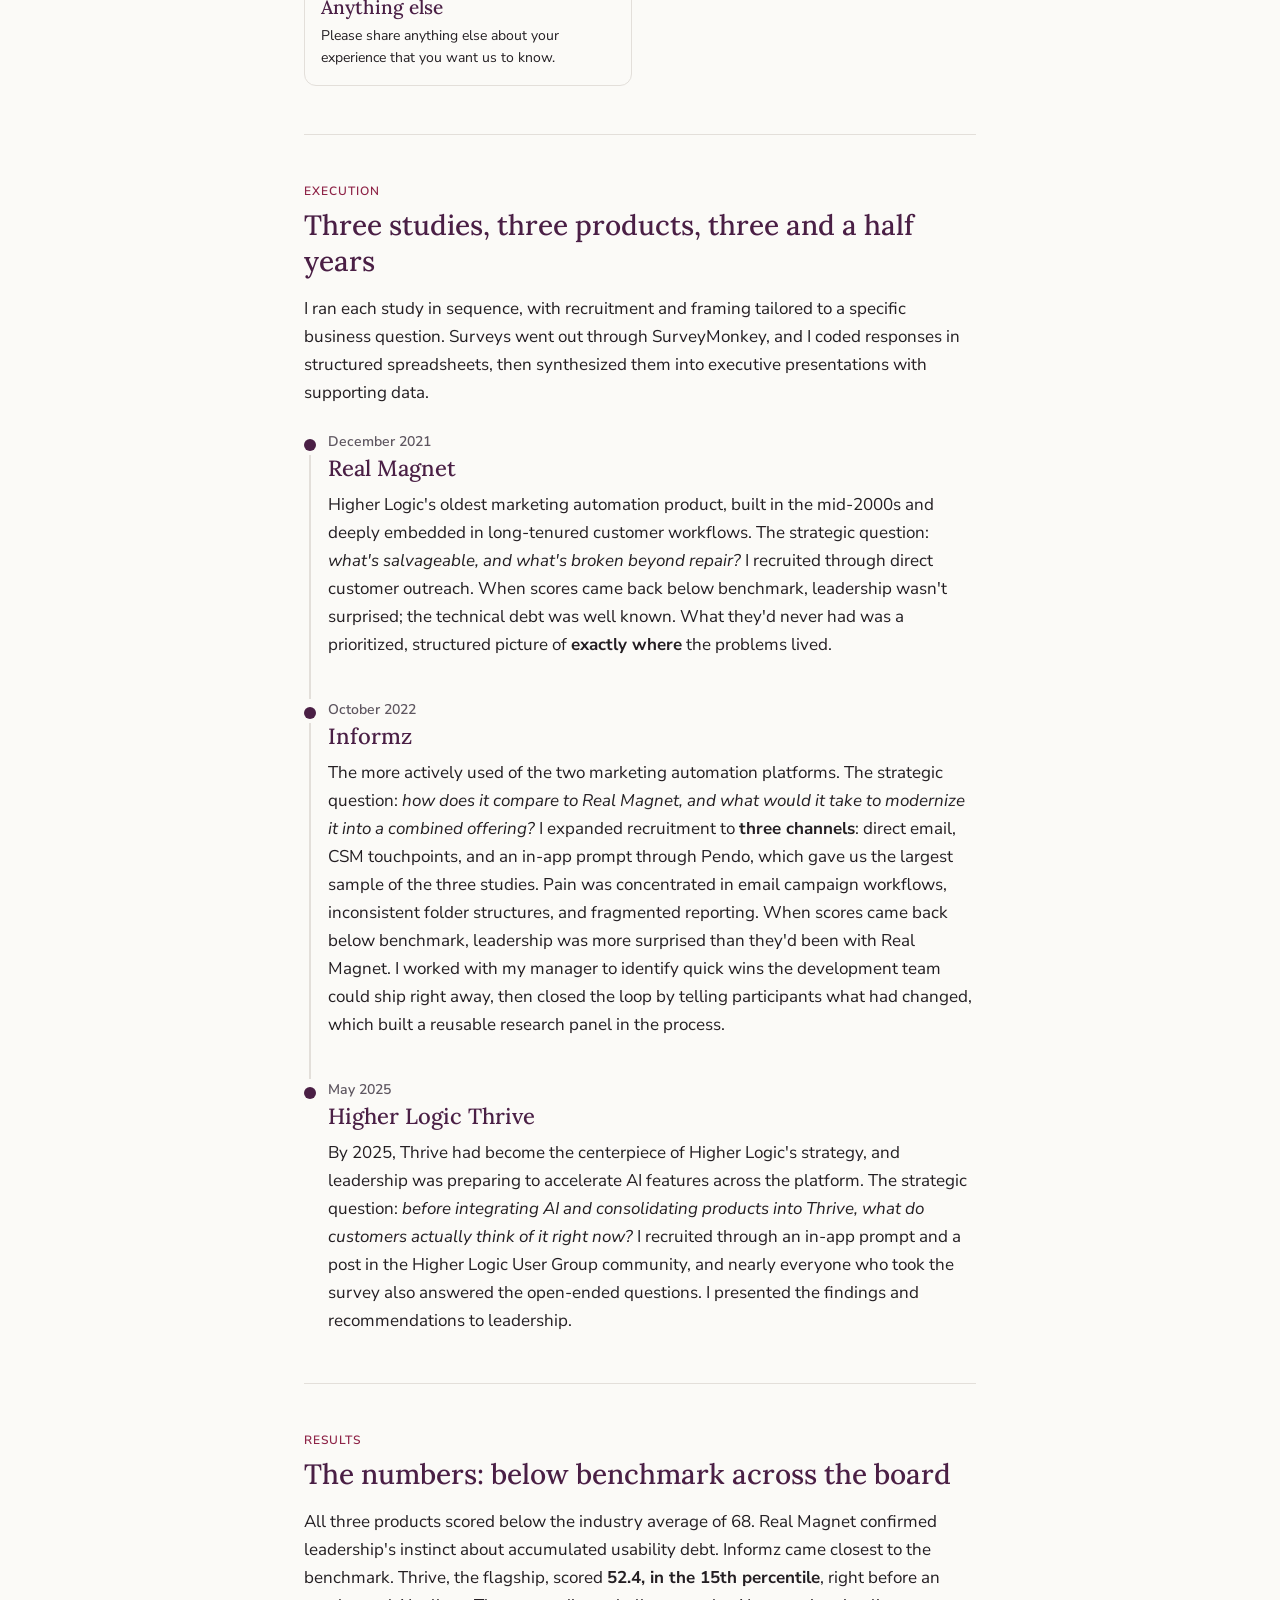
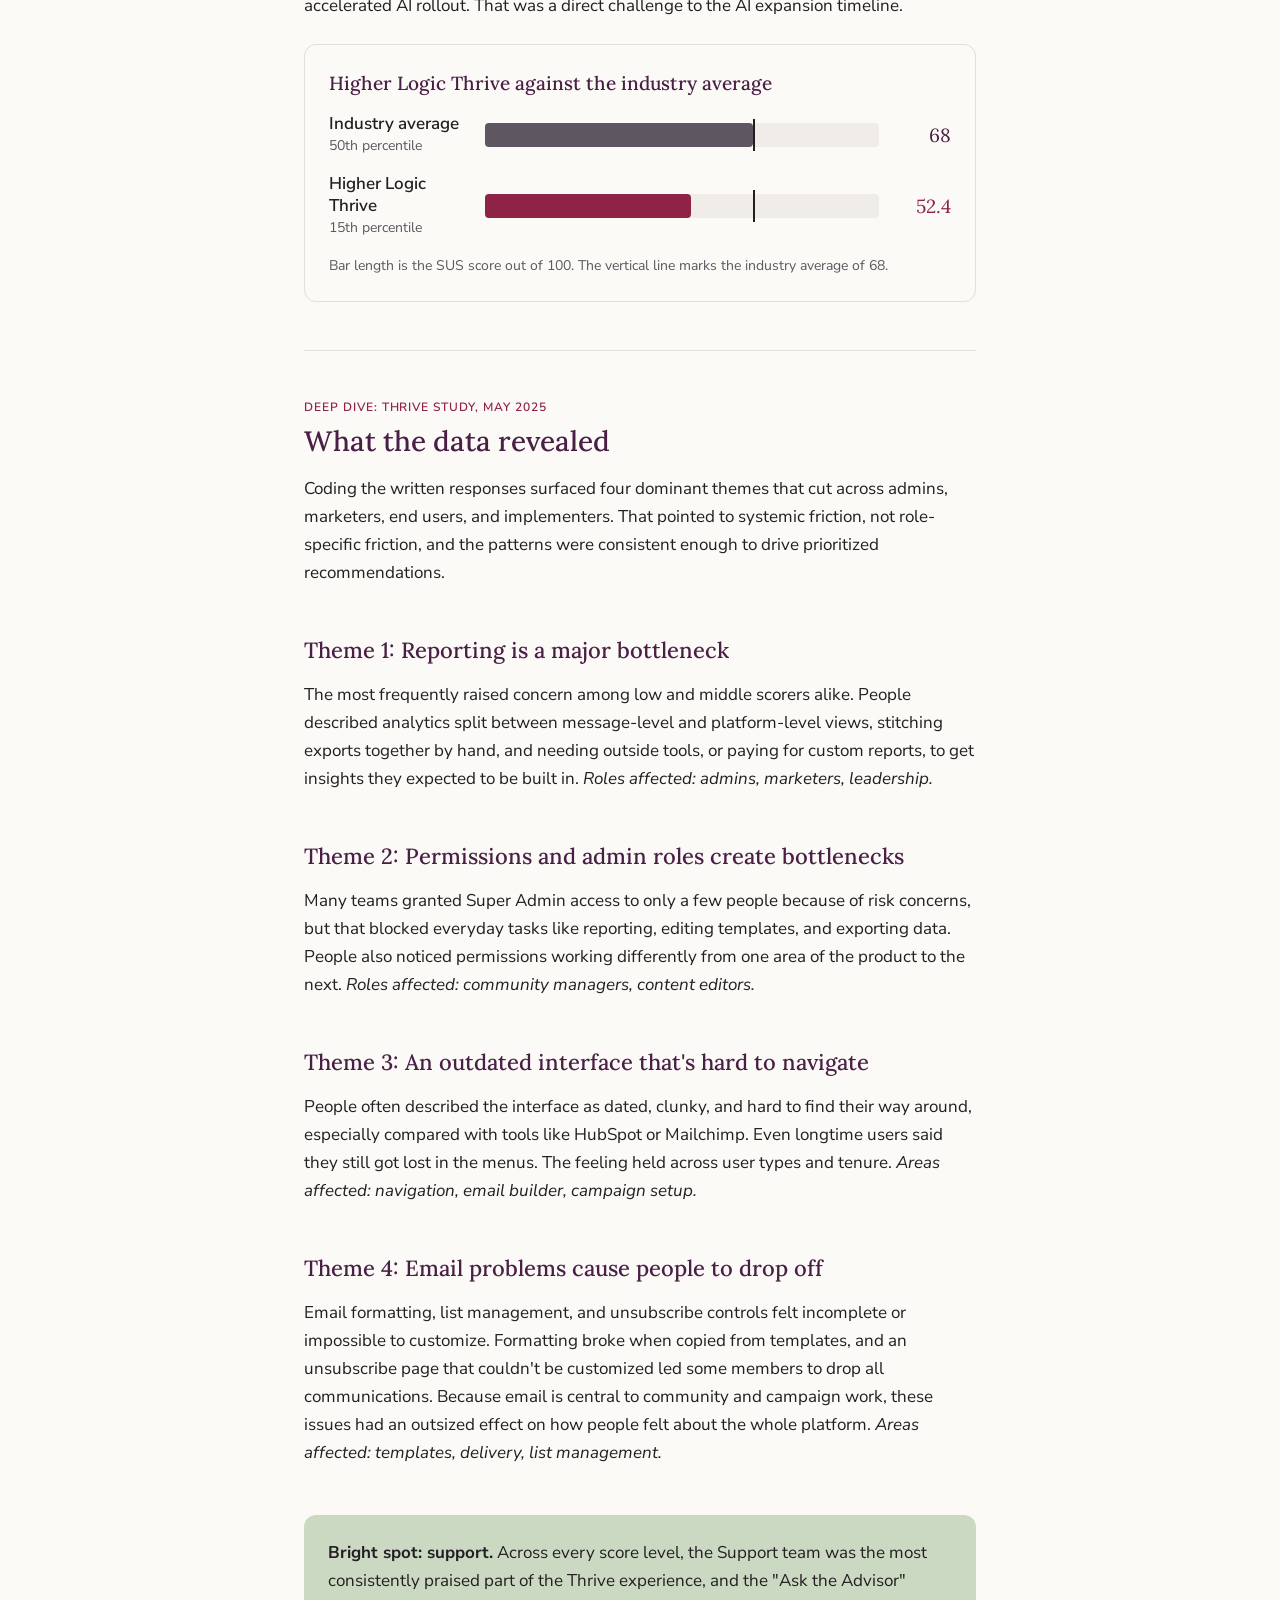
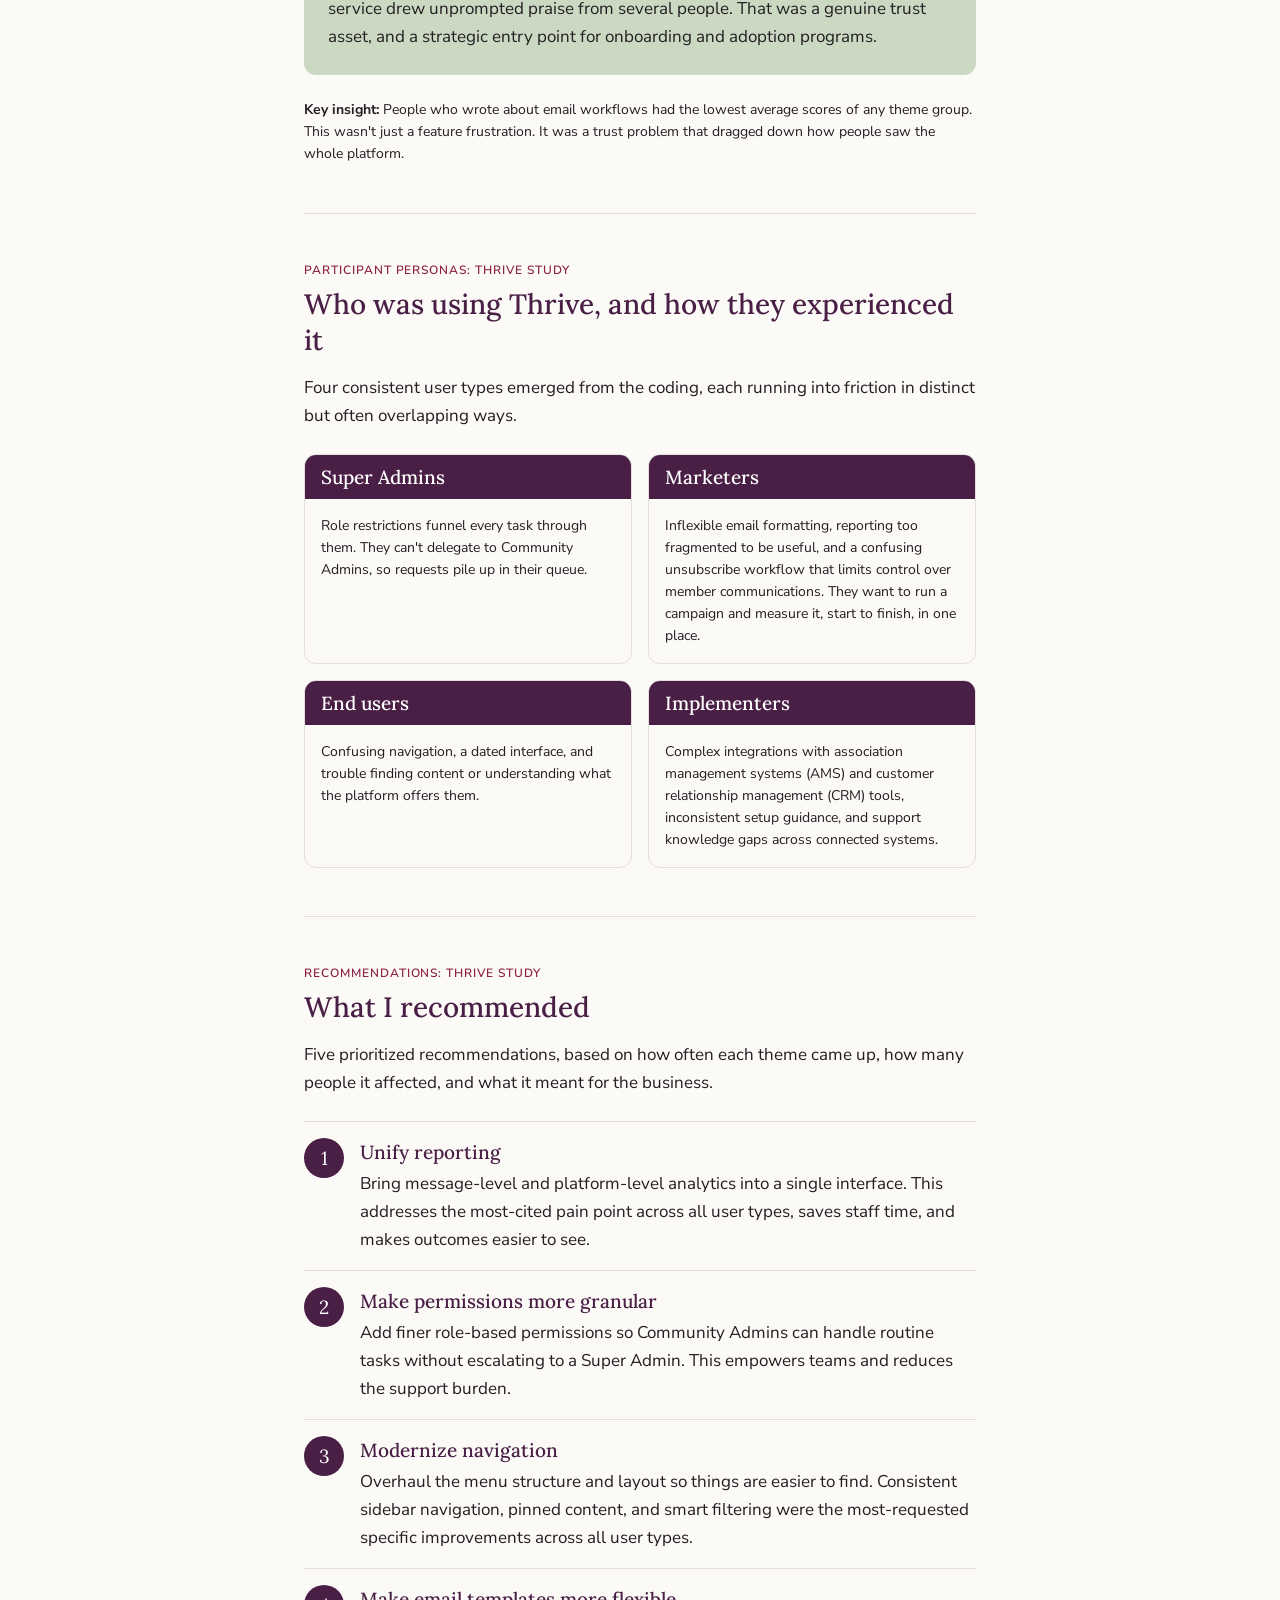
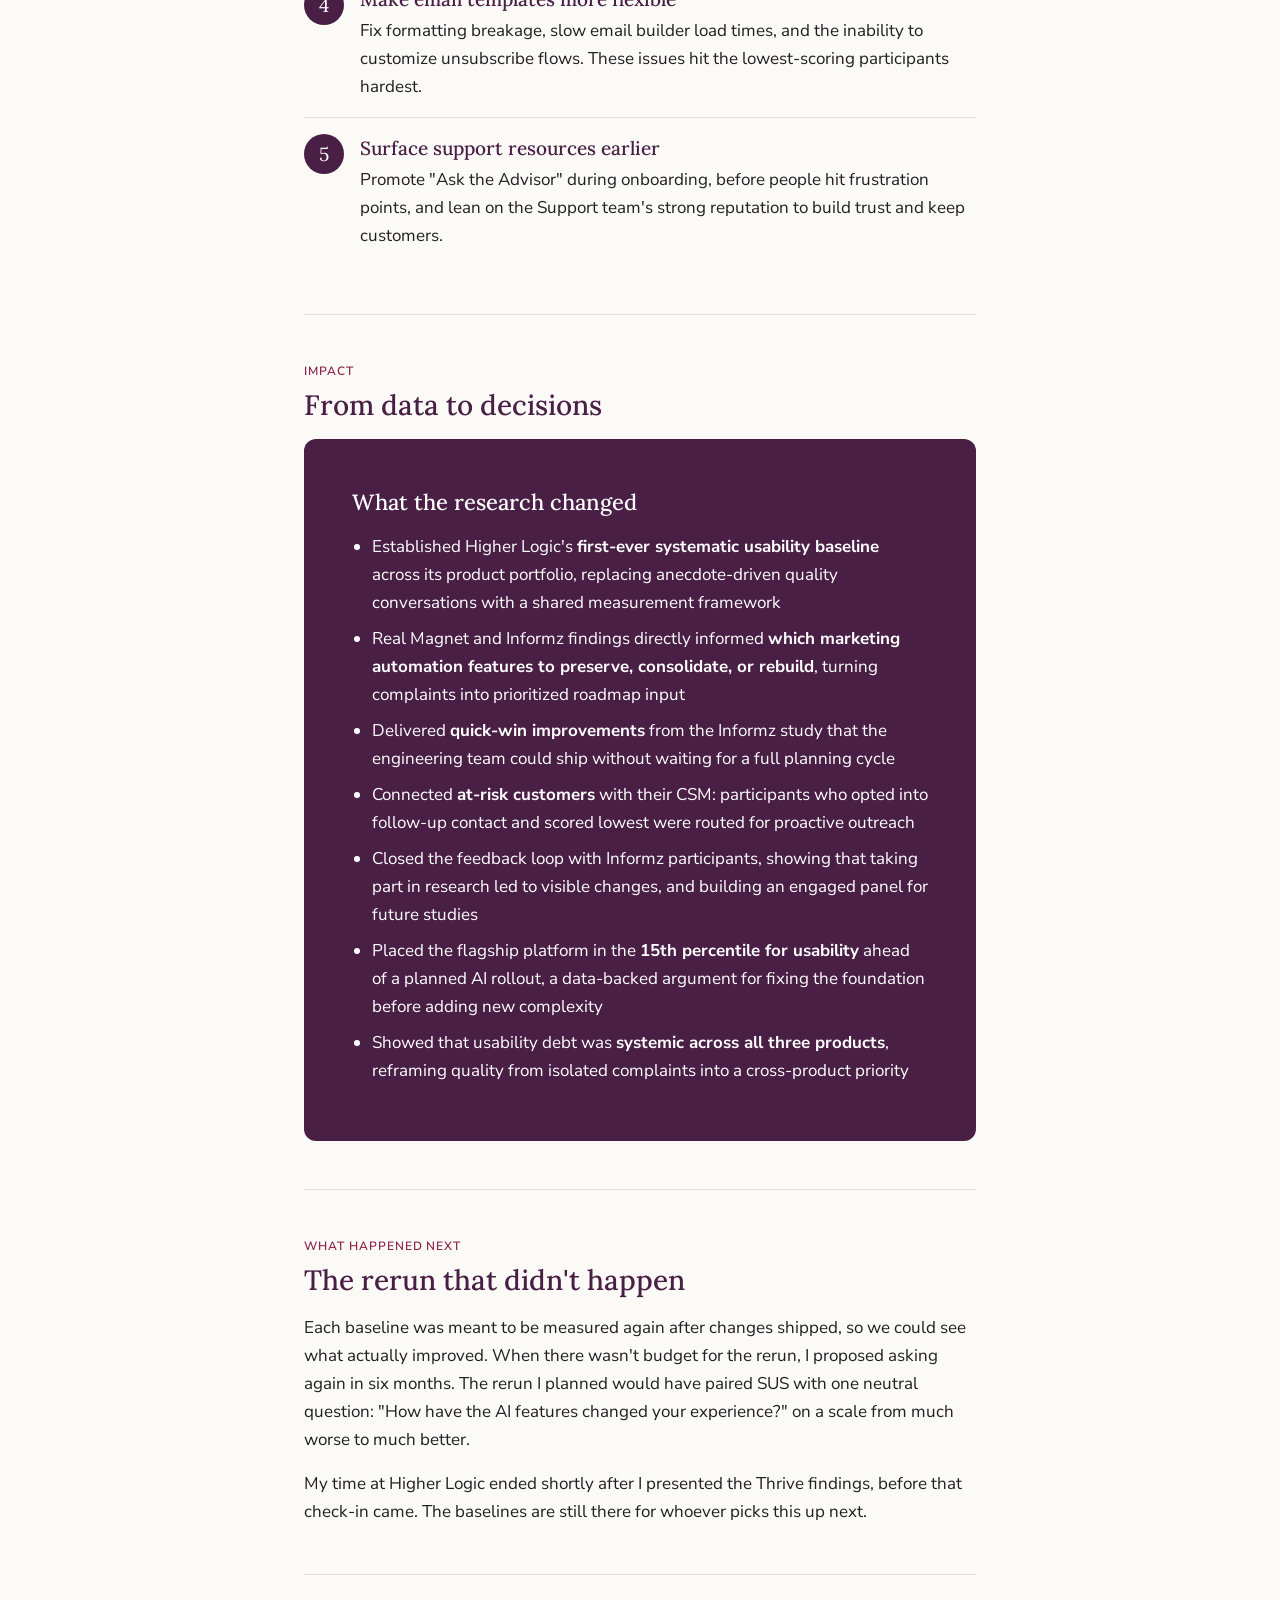
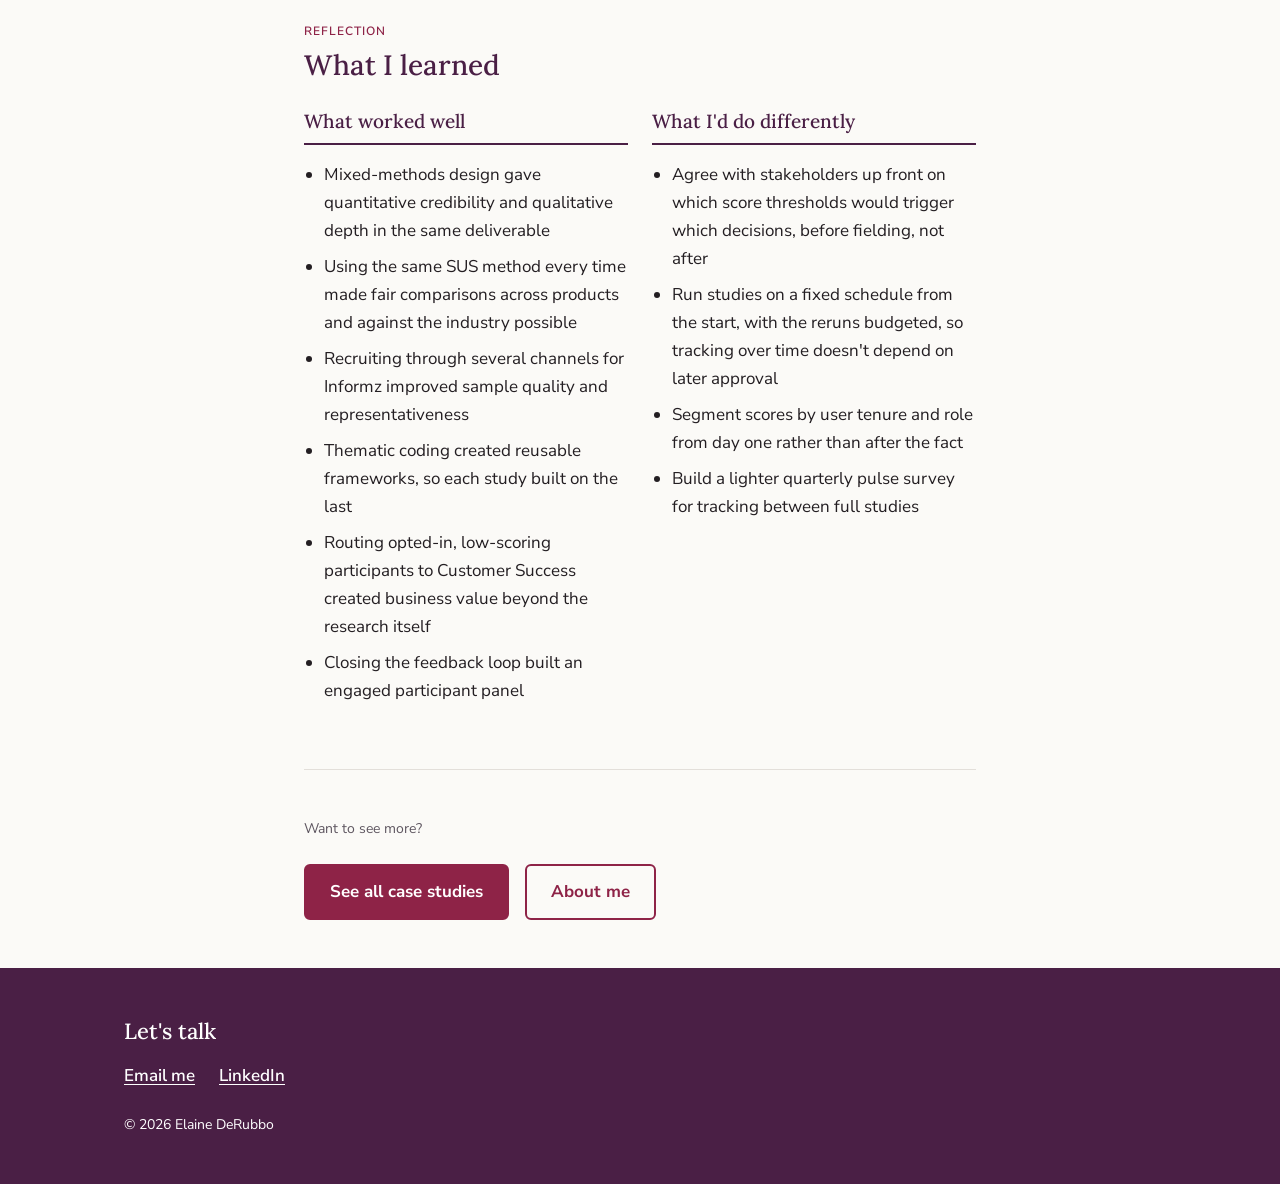
<file: case-studies/sus-benchmarking.html>
<!doctype html>
<html lang="en">
<head>
  <meta charset="utf-8">
  <meta name="viewport" content="width=device-width, initial-scale=1">
  <title>SUS benchmarking program case study, Elaine DeRubbo</title>
  <meta name="description" content="How Elaine DeRubbo built Higher Logic's first usability baseline across three products with the System Usability Scale (SUS).">
  <meta property="og:type" content="article">
  <meta property="og:site_name" content="Elaine DeRubbo">
  <meta property="og:title" content="Building Higher Logic's first usability baseline across three products">
  <meta property="og:description" content="How Elaine DeRubbo built Higher Logic's first usability baseline across three products with the System Usability Scale (SUS).">
  <meta property="og:url" content="https://elainederubbo.github.io/case-studies/sus-benchmarking.html">
  <meta property="og:image" content="https://elainederubbo.github.io/images/og-sus.png">
  <meta property="og:image:width" content="1200">
  <meta property="og:image:height" content="627">
  <meta property="og:image:alt" content="Case study card: Building Higher Logic's first usability baseline across three products. Thrive's SUS score 52.4, industry average 68, 15th percentile.">
  <meta name="twitter:card" content="summary_large_image">
  <link rel="preconnect" href="https://fonts.googleapis.com">
  <link rel="preconnect" href="https://fonts.gstatic.com" crossorigin>
  <link href="https://fonts.googleapis.com/css2?family=Lora:wght@500&family=Nunito+Sans:ital,wght@0,400;0,600;0,700;1,400&display=swap" rel="stylesheet">
  <!-- Case studies live one folder down, so links start with ../ -->
  <link rel="stylesheet" href="../styles.css">
</head>
<body>
  <a class="skip-link" href="#main">Skip to main content</a>

  <!-- ===== Nav (same on every page) ===== -->
  <header class="site-header">
    <div class="container">
      <a class="site-name" href="../index.html">Elaine DeRubbo</a>
      <nav class="site-nav" aria-label="Main">
        <ul>
          <li><a href="../index.html">Home</a></li>
          <li><a href="../portfolio.html" aria-current="page">Portfolio</a></li>
          <li><a href="../about.html">About</a></li>
        </ul>
      </nav>
    </div>
  </header>

  <main id="main">
    <div class="container reading">

      <a class="back-link" href="../portfolio.html">Back to portfolio</a>

      <!-- ===== Title and summary box ===== -->
      <header class="case-header">
        <span class="eyebrow">Higher Logic · SUS benchmarking</span>
        <h1>Building Higher Logic's first usability baseline across three products</h1>
        <p class="case-subtitle">A three-phase System Usability Scale (SUS) benchmarking program, designed from scratch to replace anecdote-driven quality conversations with a shared, cross-product measure of usability.</p>

        <section class="callout" aria-label="Project summary">
          <dl class="summary">
            <div>
              <dt>Role</dt>
              <dd>Sole UX researcher</dd>
            </div>
            <div>
              <dt>Timeline</dt>
              <dd>December 2021 to June 2025</dd>
            </div>
            <div>
              <dt>Products</dt>
              <dd>Real Magnet, Informz, and Higher Logic Thrive</dd>
            </div>
            <div>
              <dt>Methods</dt>
              <dd>SUS surveys, open-ended questions, thematic coding, mixed methods</dd>
            </div>
          </dl>
        </section>
      </header>

      <!-- ===== Key findings ===== -->
      <section class="key-findings" aria-labelledby="kf">
        <h2 id="kf" class="h3-size">Key findings at a glance</h2>

        <ul class="stat-row">
          <li><span class="stat-num">3</span><span class="stat-label">Products benchmarked, each before changes shipped</span></li>
          <li><span class="stat-num">52.4</span><span class="stat-label">Thrive's SUS score, the flagship product</span></li>
          <li><span class="stat-num">68</span><span class="stat-label">Industry average SUS score</span></li>
          <li><span class="stat-num">15th</span><span class="stat-label">Thrive's percentile against the global benchmark</span></li>
        </ul>

        <hr>

        <ul>
          <li><strong>First-ever usability baseline</strong> at the company. It replaced anecdote-driven product conversations with a repeatable, cross-product measurement framework built from scratch.</li>
          <li><strong>The flagship platform scored about 16 points below the industry average</strong>, right as leadership prepared to expand AI across the platform. That directly challenged the product roadmap timeline.</li>
          <li><strong>Four systemic themes</strong> showed up across every user role: fragmented reporting, permissions bottlenecks, outdated navigation, and email workflow failures. None were isolated to a single persona.</li>
          <li><strong>Research that reached at-risk customers.</strong> Participants who opted into follow-up contact and scored lowest were connected with their Customer Success manager for proactive outreach.</li>
          <li><strong>Each study captured a true baseline</strong>, conducted before changes shipped, so future improvement could be measured against it. SUS's real power is in tracking how scores move over time.</li>
        </ul>

        <hr>

        <span class="eyebrow">So what</span>
        <p>Higher Logic was making big product decisions, consolidating two legacy marketing platforms and modernizing its flagship community product before expanding AI into all products, with no usability data to inform either. As the company's first UX researcher, I built the measurement infrastructure from nothing: three studies, three products, a mixed-methods framework that paired defensible scores with qualitative depth, and a path from findings to the customers who needed outreach most. The result was a shared language for quality that didn't exist before I got there.</p>
      </section>

      <!-- ===== Background ===== -->
      <section class="case-section" aria-labelledby="s1">
        <span class="eyebrow">Background</span>
        <h2 id="s1">The problem: no shared language for quality</h2>
        <p>When I joined Higher Logic in 2021 as the company's <strong>first-ever UX researcher</strong>, the product team faced a strategic challenge with no data to answer it: before investing in modernizing or consolidating its portfolio, leadership needed to understand where each product actually stood with users.</p>
        <p>Higher Logic had three core products: <strong>Real Magnet</strong> and <strong>Informz</strong>, two legacy marketing automation platforms that needed honest evaluation before any consolidation decisions, and <strong>Higher Logic Thrive</strong>, the flagship online community platform being primed for AI features. The marketing automation products needed assessment to understand what was salvageable. Thrive needed a current-state baseline before new complexity got layered on top.</p>
        <p>Quality conversations were driven by whoever complained loudest: support tickets, escalations from customer success managers (CSMs), and anecdotes from sales calls. There was no consistent measurement and no way to separate signal from noise. SUS studies had never been run at Higher Logic. I ran the first one on Real Magnet, then pushed to run the same study on Informz and Thrive, so each product had a baseline before anything changed.</p>
      </section>

      <!-- ===== Research design ===== -->
      <section class="case-section" aria-labelledby="s2">
        <span class="eyebrow">Research design</span>
        <h2 id="s2">The approach: SUS plus qualitative context</h2>
        <p>I used the <strong>System Usability Scale (SUS)</strong>, a validated 10-item questionnaire, as the quantitative backbone of each study. SUS produces a score from 0 to 100 that maps to an industry-standard grading scale, which makes it ideal for benchmarking and comparison across products.</p>
        <p>I paired it with five open-ended questions and thematic coding of every written response. The mixed-methods design gave leadership both a defensible number and a clear explanation of what was driving it, in the same deliverable.</p>

        <h3>Five open-ended questions</h3>
        <ul class="mini-grid">
          <li class="mini-card"><span class="q-num">Q1</span><h4>Rating explanation</h4><p class="small">Please explain why you ranked the questions the way you did.</p></li>
          <li class="mini-card"><span class="q-num">Q2</span><h4>Frustrations</h4><p class="small">What, if anything, is currently frustrating for you in [product]?</p></li>
          <li class="mini-card"><span class="q-num">Q3</span><h4>Missing features</h4><p class="small">What functionality is currently missing?</p></li>
          <li class="mini-card"><span class="q-num">Q4</span><h4>What's working</h4><p class="small">Please describe anything working well that we should not change.</p></li>
          <li class="mini-card"><span class="q-num">Q5</span><h4>Anything else</h4><p class="small">Please share anything else about your experience that you want us to know.</p></li>
        </ul>
      </section>

      <!-- ===== Three studies ===== -->
      <section class="case-section" aria-labelledby="s3">
        <span class="eyebrow">Execution</span>
        <h2 id="s3">Three studies, three products, three and a half years</h2>
        <p>I ran each study in sequence, with recruitment and framing tailored to a specific business question. Surveys went out through SurveyMonkey, and I coded responses in structured spreadsheets, then synthesized them into executive presentations with supporting data.</p>

        <ol class="timeline">
          <li>
            <span class="date">December 2021</span>
            <h3>Real Magnet</h3>
            <p>Higher Logic's oldest marketing automation product, built in the mid-2000s and deeply embedded in long-tenured customer workflows. The strategic question: <em>what's salvageable, and what's broken beyond repair?</em> I recruited through direct customer outreach. When scores came back below benchmark, leadership wasn't surprised; the technical debt was well known. What they'd never had was a prioritized, structured picture of <strong>exactly where</strong> the problems lived.</p>
          </li>
          <li>
            <span class="date">October 2022</span>
            <h3>Informz</h3>
            <p>The more actively used of the two marketing automation platforms. The strategic question: <em>how does it compare to Real Magnet, and what would it take to modernize it into a combined offering?</em> I expanded recruitment to <strong>three channels</strong>: direct email, CSM touchpoints, and an in-app prompt through Pendo, which gave us the largest sample of the three studies. Pain was concentrated in email campaign workflows, inconsistent folder structures, and fragmented reporting. When scores came back below benchmark, leadership was more surprised than they'd been with Real Magnet. I worked with my manager to identify quick wins the development team could ship right away, then closed the loop by telling participants what had changed, which built a reusable research panel in the process.</p>
          </li>
          <li>
            <span class="date">May 2025</span>
            <h3>Higher Logic Thrive</h3>
            <p>By 2025, Thrive had become the centerpiece of Higher Logic's strategy, and leadership was preparing to accelerate AI features across the platform. The strategic question: <em>before integrating AI and consolidating products into Thrive, what do customers actually think of it right now?</em> I recruited through an in-app prompt and a post in the Higher Logic User Group community, and nearly everyone who took the survey also answered the open-ended questions. I presented the findings and recommendations to leadership.</p>
          </li>
        </ol>
      </section>

      <!-- ===== Results ===== -->
      <section class="case-section" aria-labelledby="s4">
        <span class="eyebrow">Results</span>
        <h2 id="s4">The numbers: below benchmark across the board</h2>
        <p>All three products scored below the industry average of 68. Real Magnet confirmed leadership's instinct about accumulated usability debt. Informz came closest to the benchmark. Thrive, the flagship, scored <strong>52.4, in the 15th percentile</strong>, right before an accelerated AI rollout. That was a direct challenge to the AI expansion timeline.</p>

        <!-- Benchmark. Bar width = SUS score out of 100. -->
        <figure class="bench" aria-labelledby="bench-title">
          <h3 id="bench-title">Higher Logic Thrive against the industry average</h3>
          <ul class="bench-list">
            <li class="bench-row">
              <span class="bench-name">Industry average<span class="small">50th percentile</span></span>
              <span class="bench-track" aria-hidden="true"><span class="bench-bar is-avg" style="display:block;width:68%"></span><span class="bench-avg-line"></span></span>
              <span class="bench-score">68</span>
            </li>
            <li class="bench-row">
              <span class="bench-name">Higher Logic Thrive<span class="small">15th percentile</span></span>
              <span class="bench-track" aria-hidden="true"><span class="bench-bar is-thrive" style="display:block;width:52.4%"></span><span class="bench-avg-line"></span></span>
              <span class="bench-score is-thrive">52.4</span>
            </li>
          </ul>
          <figcaption>Bar length is the SUS score out of 100. The vertical line marks the industry average of 68.</figcaption>
        </figure>
      </section>

      <!-- ===== Thrive deep dive ===== -->
      <section class="case-section" aria-labelledby="s5">
        <span class="eyebrow">Deep dive: Thrive study, May 2025</span>
        <h2 id="s5">What the data revealed</h2>
        <p>Coding the written responses surfaced four dominant themes that cut across admins, marketers, end users, and implementers. That pointed to systemic friction, not role-specific friction, and the patterns were consistent enough to drive prioritized recommendations.</p>

        <div class="theme">
          <h3>Theme 1: Reporting is a major bottleneck</h3>
          <p>The most frequently raised concern among low and middle scorers alike. People described analytics split between message-level and platform-level views, stitching exports together by hand, and needing outside tools, or paying for custom reports, to get insights they expected to be built in. <em>Roles affected: admins, marketers, leadership.</em></p>
        </div>

        <div class="theme">
          <h3>Theme 2: Permissions and admin roles create bottlenecks</h3>
          <p>Many teams granted Super Admin access to only a few people because of risk concerns, but that blocked everyday tasks like reporting, editing templates, and exporting data. People also noticed permissions working differently from one area of the product to the next. <em>Roles affected: community managers, content editors.</em></p>
        </div>

        <div class="theme">
          <h3>Theme 3: An outdated interface that's hard to navigate</h3>
          <p>People often described the interface as dated, clunky, and hard to find their way around, especially compared with tools like HubSpot or Mailchimp. Even longtime users said they still got lost in the menus. The feeling held across user types and tenure. <em>Areas affected: navigation, email builder, campaign setup.</em></p>
        </div>

        <div class="theme">
          <h3>Theme 4: Email problems cause people to drop off</h3>
          <p>Email formatting, list management, and unsubscribe controls felt incomplete or impossible to customize. Formatting broke when copied from templates, and an unsubscribe page that couldn't be customized led some members to drop all communications. Because email is central to community and campaign work, these issues had an outsized effect on how people felt about the whole platform. <em>Areas affected: templates, delivery, list management.</em></p>
        </div>

        <div class="callout" style="margin-top: var(--space-4);">
          <p><strong>Bright spot: support.</strong> Across every score level, the Support team was the most consistently praised part of the Thrive experience, and the "Ask the Advisor" service drew unprompted praise from several people. That was a genuine trust asset, and a strategic entry point for onboarding and adoption programs.</p>
        </div>

        <p class="small" style="margin-top: var(--space-3);"><strong>Key insight:</strong> People who wrote about email workflows had the lowest average scores of any theme group. This wasn't just a feature frustration. It was a trust problem that dragged down how people saw the whole platform.</p>
      </section>

      <!-- ===== Personas ===== -->
      <section class="case-section" aria-labelledby="s6">
        <span class="eyebrow">Participant personas: Thrive study</span>
        <h2 id="s6">Who was using Thrive, and how they experienced it</h2>
        <p>Four consistent user types emerged from the coding, each running into friction in distinct but often overlapping ways.</p>

        <ul class="mini-grid">
          <li class="mini-card persona">
            <h3>Super Admins</h3>
            <div class="persona-body">
              <p class="small">Role restrictions funnel every task through them. They can't delegate to Community Admins, so requests pile up in their queue.</p>
            </div>
          </li>
          <li class="mini-card persona">
            <h3>Marketers</h3>
            <div class="persona-body">
              <p class="small">Inflexible email formatting, reporting too fragmented to be useful, and a confusing unsubscribe workflow that limits control over member communications. They want to run a campaign and measure it, start to finish, in one place.</p>
            </div>
          </li>
          <li class="mini-card persona">
            <h3>End users</h3>
            <div class="persona-body">
              <p class="small">Confusing navigation, a dated interface, and trouble finding content or understanding what the platform offers them.</p>
            </div>
          </li>
          <li class="mini-card persona">
            <h3>Implementers</h3>
            <div class="persona-body">
              <p class="small">Complex integrations with association management systems (AMS) and customer relationship management (CRM) tools, inconsistent setup guidance, and support knowledge gaps across connected systems.</p>
            </div>
          </li>
        </ul>
      </section>

      <!-- ===== Recommendations ===== -->
      <section class="case-section" aria-labelledby="s7">
        <span class="eyebrow">Recommendations: Thrive study</span>
        <h2 id="s7">What I recommended</h2>
        <p>Five prioritized recommendations, based on how often each theme came up, how many people it affected, and what it meant for the business.</p>

        <ol class="rec-list">
          <li><div><h3>Unify reporting</h3><p>Bring message-level and platform-level analytics into a single interface. This addresses the most-cited pain point across all user types, saves staff time, and makes outcomes easier to see.</p></div></li>
          <li><div><h3>Make permissions more granular</h3><p>Add finer role-based permissions so Community Admins can handle routine tasks without escalating to a Super Admin. This empowers teams and reduces the support burden.</p></div></li>
          <li><div><h3>Modernize navigation</h3><p>Overhaul the menu structure and layout so things are easier to find. Consistent sidebar navigation, pinned content, and smart filtering were the most-requested specific improvements across all user types.</p></div></li>
          <li><div><h3>Make email templates more flexible</h3><p>Fix formatting breakage, slow email builder load times, and the inability to customize unsubscribe flows. These issues hit the lowest-scoring participants hardest.</p></div></li>
          <li><div><h3>Surface support resources earlier</h3><p>Promote "Ask the Advisor" during onboarding, before people hit frustration points, and lean on the Support team's strong reputation to build trust and keep customers.</p></div></li>
        </ol>
      </section>

      <!-- ===== Impact ===== -->
      <section class="case-section" aria-labelledby="s8">
        <span class="eyebrow">Impact</span>
        <h2 id="s8">From data to decisions</h2>

        <div class="key-findings" style="margin-bottom: 0;">
          <h3>What the research changed</h3>
          <ul>
            <li>Established Higher Logic's <strong>first-ever systematic usability baseline</strong> across its product portfolio, replacing anecdote-driven quality conversations with a shared measurement framework</li>
            <li>Real Magnet and Informz findings directly informed <strong>which marketing automation features to preserve, consolidate, or rebuild</strong>, turning complaints into prioritized roadmap input</li>
            <li>Delivered <strong>quick-win improvements</strong> from the Informz study that the engineering team could ship without waiting for a full planning cycle</li>
            <li>Connected <strong>at-risk customers</strong> with their CSM: participants who opted into follow-up contact and scored lowest were routed for proactive outreach</li>
            <li>Closed the feedback loop with Informz participants, showing that taking part in research led to visible changes, and building an engaged panel for future studies</li>
            <li>Placed the flagship platform in the <strong>15th percentile for usability</strong> ahead of a planned AI rollout, a data-backed argument for fixing the foundation before adding new complexity</li>
            <li>Showed that usability debt was <strong>systemic across all three products</strong>, reframing quality from isolated complaints into a cross-product priority</li>
          </ul>
        </div>
      </section>

      <!-- ===== What happened next ===== -->
      <!-- Jeeves draft from Elaine's facts (Oct 26). Elaine to approve or reword. -->
      <section class="case-section" aria-labelledby="s9">
        <span class="eyebrow">What happened next</span>
        <h2 id="s9">The rerun that didn't happen</h2>
        <p>Each baseline was meant to be measured again after changes shipped, so we could see what actually improved. When there wasn't budget for the rerun, I proposed asking again in six months. The rerun I planned would have paired SUS with one neutral question: "How have the AI features changed your experience?" on a scale from much worse to much better.</p>
        <p>My time at Higher Logic ended shortly after I presented the Thrive findings, before that check-in came. The baselines are still there for whoever picks this up next.</p>
      </section>

      <!-- ===== Reflection ===== -->
      <section class="case-section" aria-labelledby="s10">
        <span class="eyebrow">Reflection</span>
        <h2 id="s10">What I learned</h2>

        <div class="two-col">
          <div>
            <h3>What worked well</h3>
            <ul>
              <li>Mixed-methods design gave quantitative credibility and qualitative depth in the same deliverable</li>
              <li>Using the same SUS method every time made fair comparisons across products and against the industry possible</li>
              <li>Recruiting through several channels for Informz improved sample quality and representativeness</li>
              <li>Thematic coding created reusable frameworks, so each study built on the last</li>
              <li>Routing opted-in, low-scoring participants to Customer Success created business value beyond the research itself</li>
              <li>Closing the feedback loop built an engaged participant panel</li>
            </ul>
          </div>
          <div>
            <h3>What I'd do differently</h3>
            <ul>
              <li>Agree with stakeholders up front on which score thresholds would trigger which decisions, before fielding, not after</li>
              <li>Run studies on a fixed schedule from the start, with the reruns budgeted, so tracking over time doesn't depend on later approval</li>
              <li>Segment scores by user tenure and role from day one rather than after the fact</li>
              <li>Build a lighter quarterly pulse survey for tracking between full studies</li>
            </ul>
          </div>
        </div>
      </section>

      <!-- ===== Next click ===== -->
      <nav class="next-step" aria-label="More work">
        <p class="muted small">Want to see more?</p>
        <div class="button-row">
          <a class="button" href="../portfolio.html">See all case studies</a>
          <a class="button button-secondary" href="../about.html">About me</a>
        </div>
      </nav>

    </div>
  </main>

  <!-- ===== Footer (same on every page) ===== -->
  <footer class="site-footer">
    <div class="container">
      <h2>Let's talk</h2>
      <ul class="footer-links">
        <li><a href="mailto:elaine.derubbo@gmail.com">Email me</a></li>
        <li><a href="https://www.linkedin.com/in/elaine-derubbo/">LinkedIn</a></li>
      </ul>
      <p class="small">&copy; 2026 Elaine DeRubbo</p>
    </div>
  </footer>
</body>
</html>
</file>
<file: styles.css>
/* ==========================================================
   Elaine DeRubbo portfolio: shared styles
   Every page uses this one file. Change a color here and it
   changes everywhere.
   ========================================================== */

/* ---------- Brand tokens ---------- */
:root {
  /* Colors */
  --plum: #4A1F45;       /* headings, nav, footer, large color fields */
  --raspberry: #8E2347;  /* accent: buttons, links, eyebrow labels (sparingly) */
  --sage: #CBD9C3;       /* backgrounds only, never text */
  --page: #FBFAF7;       /* page background */
  --ink: #231E22;        /* body text */
  --muted: #5E5660;      /* captions, dates, metadata */
  --on-dark: #FFFFFF;    /* text on plum or raspberry */
  --hairline: #E3DFDA;   /* dividers and card borders */

  /* Fonts */
  --font-heading: "Lora", Georgia, serif;
  --font-body: "Nunito Sans", "Helvetica Neue", Arial, sans-serif;

  /* Spacing */
  --space-1: 8px;
  --space-2: 16px;
  --space-3: 24px;
  --space-4: 48px;

  /* Corners */
  --radius-tag: 4px;
  --radius-button: 6px;
  --radius-card: 12px;

  /* Widest the text column gets */
  --content-width: 1080px;
  --reading-width: 720px;
}

/* ---------- Base ---------- */
*,
*::before,
*::after {
  box-sizing: border-box;
}

html {
  -webkit-text-size-adjust: 100%;
}

body {
  margin: 0;
  background: var(--page);
  color: var(--ink);
  font-family: var(--font-body);
  font-size: 17px;
  line-height: 28px;
}

img {
  display: block;
  max-width: 100%;
  height: auto;
}

h1, h2, h3 {
  margin: 0 0 var(--space-2);
  color: var(--plum);
  font-family: var(--font-heading);
  font-weight: 500;
}

h1 { font-size: 36px; line-height: 44px; }
h2 { font-size: 28px; line-height: 36px; }
h3 { font-size: 22px; line-height: 30px; }

/* An h2 that should look like an h3, for small boxes */
.h3-size { font-size: 22px; line-height: 30px; }

.display {
  font-size: 36px;
  line-height: 44px;
}

@media (min-width: 768px) {
  .display { font-size: 48px; line-height: 56px; }
}

p,
ul,
ol {
  margin: 0 0 var(--space-2);
}

a {
  color: var(--raspberry);
  text-decoration-thickness: 1px;
  text-underline-offset: 3px;
}

a:hover {
  text-decoration-thickness: 2px;
}

/* Visible focus on every link and button */
a:focus-visible,
button:focus-visible {
  outline: 3px solid var(--raspberry);
  outline-offset: 3px;
  border-radius: 2px;
}

.small {
  font-size: 14px;
  line-height: 22px;
}

.muted {
  color: var(--muted);
}

.eyebrow {
  display: block;
  margin: 0 0 var(--space-1);
  color: var(--raspberry);
  font-family: var(--font-body);
  font-size: 12px;
  line-height: 16px;
  font-weight: 600;
  letter-spacing: 0.08em;
  text-transform: uppercase;
}

/* Hidden until a keyboard user tabs to it */
.skip-link {
  position: absolute;
  left: var(--space-2);
  top: -100px;
  padding: var(--space-1) var(--space-2);
  background: var(--page);
  color: var(--raspberry);
  border-radius: var(--radius-button);
  z-index: 10;
}

.skip-link:focus {
  top: var(--space-2);
}

/* ---------- Layout ---------- */
.container {
  width: 100%;
  max-width: var(--content-width);
  margin: 0 auto;
  padding: 0 var(--space-2);
}

@media (min-width: 768px) {
  .container { padding: 0 var(--space-3); }
}

.reading {
  max-width: var(--reading-width);
}

main {
  padding: var(--space-4) 0;
}

.section {
  margin-bottom: var(--space-4);
}

/* ---------- Header and nav ---------- */
.site-header {
  background: var(--plum);
  color: var(--on-dark);
}

.site-header .container {
  display: flex;
  flex-wrap: wrap;
  align-items: center;
  justify-content: space-between;
  gap: var(--space-1) var(--space-3);
  padding-top: var(--space-2);
  padding-bottom: var(--space-2);
}

.site-name {
  color: var(--on-dark);
  font-family: var(--font-heading);
  font-size: 22px;
  line-height: 30px;
  font-weight: 500;
  text-decoration: none;
}

.site-nav ul {
  display: flex;
  flex-wrap: wrap;
  gap: var(--space-1) var(--space-3);
  margin: 0;
  padding: 0;
  list-style: none;
}

.site-nav a {
  color: var(--on-dark);
  font-weight: 600;
  text-decoration: none;
}

.site-nav a:hover,
.site-nav a[aria-current="page"] {
  text-decoration: underline;
  text-decoration-thickness: 2px;
  text-underline-offset: 6px;
}

/* On plum, the focus ring is white so it shows up */
.site-header a:focus-visible,
.site-footer a:focus-visible {
  outline-color: var(--on-dark);
}

/* ---------- Footer ---------- */
.site-footer {
  background: var(--plum);
  color: var(--on-dark);
  padding: var(--space-4) 0;
}

.site-footer h2 {
  color: var(--on-dark);
  font-size: 22px;
  line-height: 30px;
}

.site-footer a {
  color: var(--on-dark);
  font-weight: 600;
}

.footer-links {
  display: flex;
  flex-wrap: wrap;
  gap: var(--space-1) var(--space-3);
  margin: 0 0 var(--space-3);
  padding: 0;
  list-style: none;
}

.site-footer .small {
  margin: 0;
}

/* ---------- Buttons ---------- */
.button-row {
  display: flex;
  flex-wrap: wrap;
  gap: var(--space-2);
  margin-top: var(--space-3);
}

.button {
  display: inline-block;
  padding: 12px var(--space-3);
  border: 2px solid var(--raspberry);
  border-radius: var(--radius-button);
  background: var(--raspberry);
  color: var(--on-dark);
  font-weight: 700;
  text-decoration: none;
}

.button:hover {
  background: var(--plum);
  border-color: var(--plum);
}

.button-secondary {
  background: transparent;
  color: var(--raspberry);
}

.button-secondary:hover {
  background: transparent;
  border-color: var(--plum);
  color: var(--plum);
}

/* ---------- Home intro ---------- */
.intro {
  display: grid;
  gap: var(--space-3);
  align-items: center;
}

.intro-photo {
  width: 100%;
  max-width: 420px;
  aspect-ratio: 4 / 5;
  object-fit: cover;
  border-radius: var(--radius-card);
}

.intro-text p {
  font-size: 19px;
  line-height: 30px;
}

@media (min-width: 768px) {
  .intro {
    grid-template-columns: 5fr 6fr;
    gap: var(--space-4);
  }
}

/* ---------- Cards ---------- */
.card-grid {
  display: grid;
  gap: var(--space-3);
  margin: 0;
  padding: 0;
  list-style: none;
}

@media (min-width: 768px) {
  .card-grid { grid-template-columns: repeat(2, 1fr); }
}

.card {
  position: relative;
  display: flex;
  flex-direction: column;
  padding: var(--space-3);
  border: 1px solid var(--hairline);
  border-radius: var(--radius-card);
  background: var(--page);
}

.card h3 {
  margin-bottom: var(--space-1);
}

.card p {
  flex-grow: 1;
}

/* Makes the whole card clickable through the title link */
.card-link {
  color: inherit;
  text-decoration: none;
}

.card-link::after {
  content: "";
  position: absolute;
  inset: 0;
  border-radius: var(--radius-card);
}

.card-link:focus-visible {
  outline: none;
}

.card:has(.card-link:hover) {
  border-color: var(--plum);
}

.card:has(.card-link:focus-visible) {
  outline: 3px solid var(--raspberry);
  outline-offset: 3px;
}

.card-cta {
  margin: 0;
  color: var(--raspberry);
  font-weight: 700;
}

.card:has(.card-link:hover) .card-cta {
  text-decoration: underline;
  text-underline-offset: 3px;
}

/* The wide card for Spoon Tracker */
.card-wide {
  margin-top: var(--space-3);
}

@media (min-width: 768px) {
  .card-wide { padding: var(--space-4); }
}

/* Card images */
.card-img {
  width: 100%;
  aspect-ratio: 4 / 3;
  object-fit: cover;
  margin-bottom: var(--space-2);
  border: 1px solid var(--hairline);
  border-radius: var(--radius-button);
}

.card-body {
  display: flex;
  flex-direction: column;
  flex-grow: 1;
}

@media (min-width: 768px) {
  .card-wide-img {
    display: grid;
    grid-template-columns: 2fr 3fr;
    gap: var(--space-4);
    align-items: center;
  }
  .card-wide-img .card-img { margin-bottom: 0; }
}

/* Small thumbnails so earlier work stays quieter than the case studies */
.more-work li:has(.more-img) {
  display: grid;
  grid-template-columns: 96px 1fr;
  column-gap: var(--space-2);
  grid-template-rows: auto auto 1fr;
  align-items: start;
}

.more-work li:has(.more-img) > :not(.more-img) {
  grid-column: 2;
}

.more-img {
  grid-column: 1;
  grid-row: 1 / span 3;
  width: 96px;
  aspect-ratio: 1 / 1;
  object-fit: cover;
  border: 1px solid var(--hairline);
  border-radius: var(--radius-button);
}

/* ---------- Tags ---------- */
.tags {
  display: flex;
  flex-wrap: wrap;
  gap: var(--space-1);
  margin: 0 0 var(--space-2);
  padding: 0;
  list-style: none;
}

.tags li {
  padding: 2px var(--space-1);
  border-radius: var(--radius-tag);
  background: var(--sage);
  color: var(--ink);
  font-size: 14px;
  line-height: 22px;
}

/* ---------- More UX work strip ---------- */
.more-work {
  display: grid;
  gap: var(--space-2);
  margin: 0;
  padding: 0;
  list-style: none;
}

@media (min-width: 768px) {
  .more-work { grid-template-columns: repeat(2, 1fr); }
}

.more-work li {
  padding: var(--space-2) 0;
  border-top: 1px solid var(--hairline);
}

.more-work h3 {
  margin-bottom: var(--space-1);
  font-size: 19px;
  line-height: 28px;
}

.more-work p {
  margin: 0;
}

/* ---------- Callouts and summary box ---------- */
.callout {
  padding: var(--space-3);
  border-radius: var(--radius-card);
  background: var(--sage);
  color: var(--ink);
}

.callout > :last-child {
  margin-bottom: 0;
}

.summary {
  display: grid;
  gap: var(--space-2) var(--space-3);
  margin: 0;
}

@media (min-width: 768px) {
  .summary { grid-template-columns: repeat(2, 1fr); }
}

.summary dt {
  margin-bottom: 4px;
  color: var(--plum);
  font-size: 12px;
  line-height: 16px;
  font-weight: 700;
  letter-spacing: 0.08em;
  text-transform: uppercase;
}

.summary dd {
  margin: 0;
}

/* ---------- Case study ---------- */
.back-link {
  display: inline-block;
  margin-bottom: var(--space-3);
  font-weight: 600;
}

.case-header {
  margin-bottom: var(--space-4);
}

.case-subtitle {
  font-size: 19px;
  line-height: 30px;
}

.case-section {
  margin-bottom: var(--space-4);
  padding-top: var(--space-4);
  border-top: 1px solid var(--hairline);
}

figure {
  margin: var(--space-3) 0;
}

figure img {
  width: 100%;
  border: 1px solid var(--hairline);
  border-radius: var(--radius-card);
}

figcaption {
  margin-top: var(--space-1);
  color: var(--muted);
  font-size: 14px;
  line-height: 22px;
}

.next-step {
  padding-top: var(--space-4);
  border-top: 1px solid var(--hairline);
}

/* ---------- Case study: lifecycle map and flow table (draft) ---------- */

.lifecycle { margin: var(--space-4) 0; }
.lifecycle-phases {
  list-style: none; margin: 0; padding: 0;
  display: grid; grid-template-columns: 1fr; gap: var(--space-2);
}
@media (min-width: 640px) {
  .lifecycle-phases { grid-template-columns: 1fr 1fr; align-items: start; }
}
.phase {
  background: var(--page);
  border: 1px solid var(--plum);
  border-radius: var(--radius-card);
  padding: var(--space-2);
}
.phase-step {
  margin: 0;
  font-size: 12px; line-height: 16px; font-weight: 600;
  text-transform: uppercase; letter-spacing: 0.08em;
  color: var(--raspberry);
}
.phase h3 {
  display: inline-block;
  margin: 4px var(--space-1) 0 0;
  font-family: var(--font-heading); font-weight: 500;
  font-size: 20px; line-height: 28px; color: var(--plum);
}
.phase-count {
  display: inline-block; margin: 0 0 var(--space-1);
  background: var(--sage); color: var(--ink);
  border-radius: var(--radius-tag);
  padding: 0 var(--space-1);
  font-size: 12px; line-height: 20px;
}
.lessons { list-style: none; margin: 0; padding: 0; }
.lessons li {
  font-size: 14px; line-height: 20px;
  padding-top: var(--space-1);
  border-top: 1px solid var(--hairline);
  margin-top: var(--space-1);
}
.lessons li:first-child { border-top: 0; padding-top: 0; margin-top: 0; }
.lessons .case {
  display: block;
  font-size: 11px; line-height: 16px; font-weight: 600;
  color: var(--muted); text-transform: uppercase; letter-spacing: 0.06em;
}
.lessons .lesson-name { font-weight: 600; color: var(--plum); }
.lessons .lesson-name::after { content: ": "; }
.lessons .lesson-why { color: var(--ink); }
.lifecycle-loop {
  margin: var(--space-2) 0 0;
  padding: var(--space-2);
  background: var(--sage);
  border-radius: var(--radius-card);
  font-size: 14px; line-height: 22px;
}
.flow-table { width: 100%; border-collapse: collapse; margin: var(--space-3) 0; font-size: 14px; line-height: 22px; }
.flow-table caption { text-align: left; font-weight: 600; color: var(--plum); margin-bottom: var(--space-1); }
.flow-table th, .flow-table td { text-align: left; vertical-align: top; padding: var(--space-1) var(--space-2) var(--space-1) 0; border-bottom: 1px solid var(--hairline); }
.flow-table th { font-size: 12px; line-height: 16px; text-transform: uppercase; letter-spacing: 0.06em; color: var(--muted); font-weight: 600; }
@media (max-width: 520px) {
  .flow-table thead { position: absolute; left: -9999px; }
  .flow-table tr { display: block; padding: var(--space-1) 0; border-bottom: 1px solid var(--hairline); }
  .flow-table td { display: block; border: 0; padding: 2px 0; }
  .flow-table td:first-child { font-weight: 600; color: var(--plum); }
  .flow-table td:last-child::before { content: "From: "; color: var(--muted); }
}

/* ---------- Case study: SUS benchmarking ---------- */

/* Plum field for the key findings */
.key-findings {
  margin-bottom: var(--space-4);
  padding: var(--space-3);
  border-radius: var(--radius-card);
  background: var(--plum);
  color: var(--on-dark);
}
@media (min-width: 768px) { .key-findings { padding: var(--space-4); } }
.key-findings h2,
.key-findings h3,
.key-findings strong { color: var(--on-dark); }
.key-findings .eyebrow { color: var(--on-dark); }
.key-findings hr { border: 0; border-top: 1px solid rgba(255,255,255,0.25); margin: var(--space-3) 0; }
.key-findings ul { padding-left: 20px; }
.key-findings li { margin-bottom: var(--space-1); }
.key-findings > :last-child { margin-bottom: 0; }

/* Row of big numbers. Works on light pages and inside the plum field. */
.stat-row {
  display: grid;
  grid-template-columns: repeat(2, 1fr);
  gap: var(--space-2);
  margin: 0 0 var(--space-3);
  padding: 0;
  list-style: none;
}
@media (min-width: 640px) { .stat-row { grid-template-columns: repeat(auto-fit, minmax(120px, 1fr)); } }
.stat-row li {
  padding-top: var(--space-1);
  border-top: 1px solid var(--hairline);
}
.key-findings .stat-row li { border-top-color: rgba(255,255,255,0.25); }
.stat-num {
  display: block;
  color: var(--plum);
  font-family: var(--font-heading);
  font-weight: 500;
  font-size: 32px;
  line-height: 40px;
}
.key-findings .stat-num { color: var(--on-dark); }
.stat-label { display: block; font-size: 14px; line-height: 22px; }
.stat-row .is-low .stat-num { color: var(--raspberry); }

/* Small card grid (questions, personas, score cards) */
.mini-grid {
  display: grid;
  gap: var(--space-2);
  margin: var(--space-3) 0;
  padding: 0;
  list-style: none;
}
@media (min-width: 640px) { .mini-grid { grid-template-columns: repeat(2, 1fr); } }
@media (min-width: 640px) { .mini-grid.three { grid-template-columns: repeat(3, 1fr); } }
.mini-card {
  padding: var(--space-2);
  border: 1px solid var(--hairline);
  border-radius: var(--radius-card);
  background: var(--page);
}
.mini-card h3 { margin-bottom: var(--space-1); font-size: 19px; line-height: 28px; }
.mini-card > :last-child { margin-bottom: 0; }
.mini-card.is-critical { border: 2px solid var(--plum); }
.q-num {
  display: inline-block;
  margin-bottom: var(--space-1);
  padding: 0 var(--space-1);
  border-radius: var(--radius-tag);
  background: var(--sage);
  color: var(--ink);
  font-size: 12px; line-height: 20px; font-weight: 700;
}
.score-big {
  margin: 0;
  color: var(--plum);
  font-family: var(--font-heading);
  font-size: 48px; line-height: 56px;
}
.mini-card.is-critical .score-big { color: var(--raspberry); }
.score-desc { padding-top: var(--space-1); border-top: 1px solid var(--hairline); }

/* Timeline */
.timeline { margin: var(--space-3) 0 0; padding: 0; list-style: none; }
.timeline > li {
  position: relative;
  padding: 0 0 var(--space-3) var(--space-3);
}
.timeline > li::before {
  content: "";
  position: absolute;
  left: 0; top: 8px;
  width: 12px; height: 12px;
  border-radius: 50%;
  background: var(--plum);
}
.timeline > li::after {
  content: "";
  position: absolute;
  left: 5px; top: 24px; bottom: 0;
  width: 2px;
  background: var(--hairline);
}
.timeline > li:last-child::after { display: none; }
.timeline > li:last-child { padding-bottom: 0; }
.timeline .date { display: block; color: var(--muted); font-size: 14px; line-height: 22px; font-weight: 600; }
.timeline h3 { margin-bottom: var(--space-1); }
.timeline .tags { margin-bottom: var(--space-1); }

/* Benchmark bars */
.bench { padding: var(--space-3); border: 1px solid var(--hairline); border-radius: var(--radius-card); }
.bench h3 { font-size: 19px; line-height: 28px; }
.bench-list { margin: 0; padding: 0; list-style: none; }
.bench-row {
  display: grid;
  grid-template-columns: 110px 1fr 48px;
  gap: var(--space-2);
  align-items: center;
  margin-bottom: var(--space-2);
}
@media (min-width: 640px) { .bench-row { grid-template-columns: 140px 1fr 56px; } }
.bench-name { font-weight: 600; line-height: 22px; }
.bench-name .small { display: block; color: var(--muted); font-weight: 400; }
.bench-track {
  position: relative;
  height: 24px;
  border-radius: var(--radius-tag);
  background: #F0EDE8;
}
.bench-bar { height: 100%; border-radius: var(--radius-tag); background: var(--plum); }
.bench-bar.is-avg { background: var(--muted); }
.bench-bar.is-thrive { background: var(--raspberry); }
.bench-avg-line {
  position: absolute;
  top: -4px; bottom: -4px;
  left: 68%;
  width: 2px;
  background: var(--ink);
}
.bench-score { font-family: var(--font-heading); font-size: 19px; color: var(--plum); text-align: right; }
.bench-score.is-thrive { color: var(--raspberry); }

/* Themes and quotes */
.theme { margin: var(--space-4) 0 0; }
.quote-pair {
  display: grid;
  gap: var(--space-2);
  margin: var(--space-2) 0 0;
}
@media (min-width: 640px) { .quote-pair { grid-template-columns: 1fr 1fr; } }
.quote {
  margin: 0;
  padding: var(--space-2);
  border: 1px solid var(--hairline);
  border-radius: var(--radius-card);
}
.quote p { margin-bottom: var(--space-1); font-family: var(--font-heading); color: var(--plum); }
.quote cite { color: var(--muted); font-size: 14px; line-height: 22px; font-style: normal; font-weight: 600; }

/* Theme volume table */
.data-table { width: 100%; border-collapse: collapse; margin: var(--space-3) 0; font-size: 14px; line-height: 22px; }
.data-table th, .data-table td { text-align: left; vertical-align: middle; padding: var(--space-1) var(--space-2) var(--space-1) 0; border-bottom: 1px solid var(--hairline); }
.data-table th { font-size: 12px; line-height: 16px; text-transform: uppercase; letter-spacing: 0.06em; color: var(--muted); font-weight: 600; }
.data-table td:first-child { font-weight: 600; color: var(--plum); }
.bar-wrap { display: flex; align-items: center; gap: var(--space-1); }
.bar { height: 8px; border-radius: 2px; background: var(--plum); }
.bar-num { white-space: nowrap; }
.score-badge { display: inline-block; padding: 0 var(--space-1); border-radius: var(--radius-tag); font-weight: 700; }
.score-badge.mid { background: var(--sage); color: var(--ink); }
.score-badge.low { border: 1px solid var(--raspberry); color: var(--raspberry); }
@media (max-width: 520px) {
  .data-table thead { position: absolute; left: -9999px; }
  .data-table tr { display: grid; grid-template-columns: 1fr auto; gap: 4px var(--space-2); padding: var(--space-1) 0; border-bottom: 1px solid var(--hairline); }
  .data-table td { border: 0; padding: 0; }
  .data-table td:first-child { grid-column: 1 / -1; }
  .data-table td:nth-child(3)::before { content: "Participants: "; color: var(--muted); }
  .data-table td:nth-child(4)::before { content: "Avg SUS: "; color: var(--muted); }
}

/* Personas */
.persona { padding: 0; overflow: hidden; }
.persona h3 { margin: 0; padding: var(--space-1) var(--space-2); background: var(--plum); color: var(--on-dark); }
.persona-body { padding: var(--space-2); }
.persona-body > :last-child { margin-bottom: 0; }
.persona-quote { padding-top: var(--space-1); border-top: 1px solid var(--hairline); font-family: var(--font-heading); color: var(--plum); }

/* Numbered recommendations */
.rec-list { margin: var(--space-3) 0; padding: 0; list-style: none; counter-reset: rec; }
.rec-list li {
  counter-increment: rec;
  display: grid;
  grid-template-columns: 40px 1fr;
  gap: 0 var(--space-2);
  padding: var(--space-2) 0;
  border-top: 1px solid var(--hairline);
}
.rec-list li::before {
  content: counter(rec);
  display: flex; align-items: center; justify-content: center;
  width: 40px; height: 40px;
  border-radius: 50%;
  background: var(--plum);
  color: var(--on-dark);
  font-family: var(--font-heading);
  font-size: 19px;
}
.rec-list h3 { margin-bottom: 4px; font-size: 19px; line-height: 28px; }
.rec-list p { margin: 0; }

/* Two-column reflection */
.two-col { display: grid; gap: var(--space-3); margin: var(--space-3) 0 0; }
@media (min-width: 640px) { .two-col { grid-template-columns: 1fr 1fr; } }
.two-col h3 { padding-bottom: var(--space-1); border-bottom: 2px solid var(--plum); font-size: 19px; line-height: 28px; }
.two-col ul { padding-left: 20px; }
.two-col li { margin-bottom: var(--space-1); }
.mini-card h4 { margin: 0 0 4px; color: var(--plum); font-family: var(--font-heading); font-weight: 500; font-size: 19px; line-height: 28px; }

/* Key findings stats: remove the indent inherited from the box's list style */
.key-findings .stat-row { padding-left: 0; }
</file>
